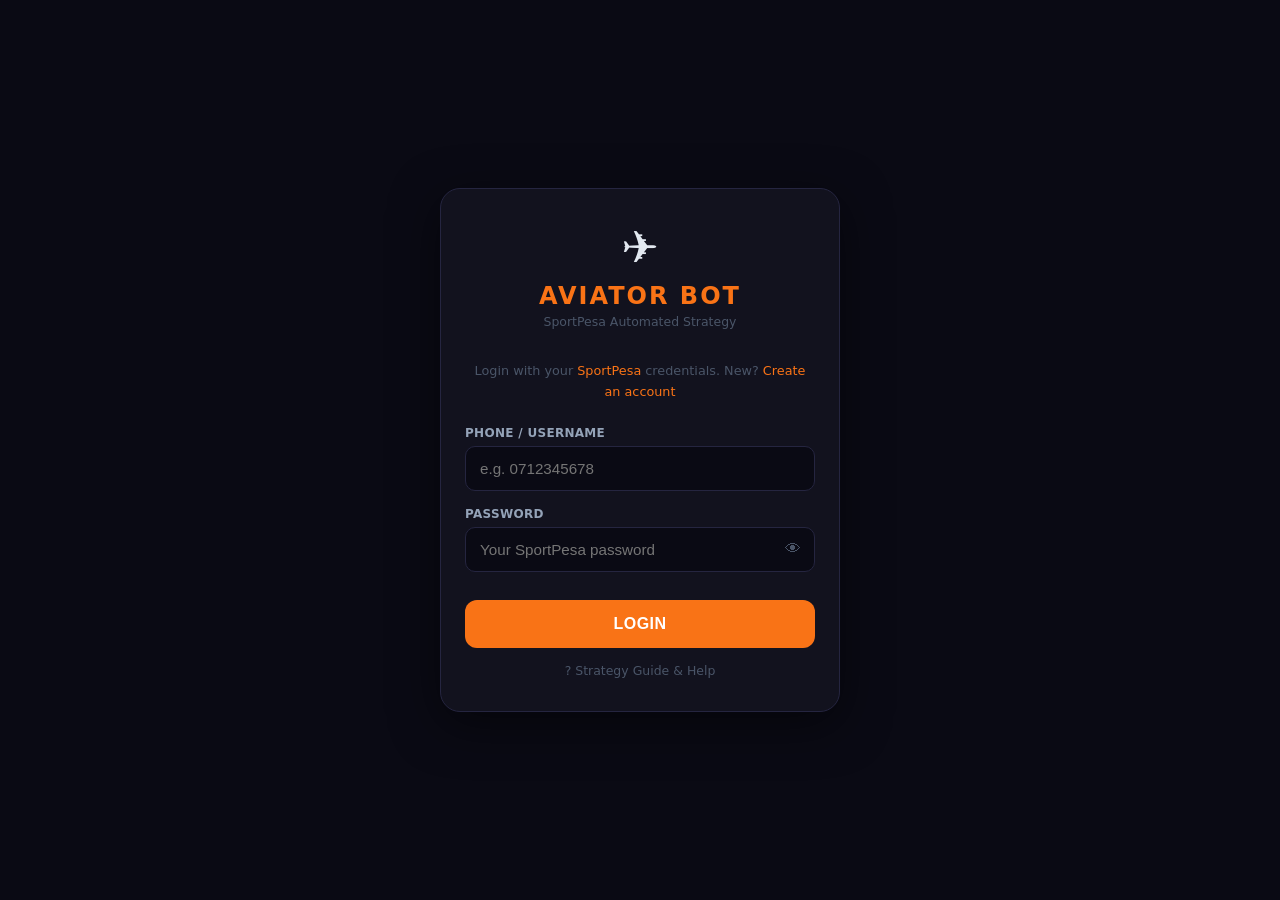
<file: static/index.html>
<!DOCTYPE html>
<html lang="en">
<head>
  <meta charset="UTF-8" />
  <meta name="viewport" content="width=device-width, initial-scale=1.0, viewport-fit=cover" />
  <title>Aviator Bot</title>
  <style>
    *, *::before, *::after { box-sizing: border-box; margin: 0; padding: 0; }

    :root {
      --bg:      #0a0a14;
      --card:    #12121e;
      --card2:   #1a1a2e;
      --border:  #252540;
      --border2: #1e1e38;
      --txt:     #e2e8f0;
      --txt2:    #94a3b8;
      --txt3:    #4a5568;
      --orange:  #f97316;
      --green:   #22c55e;
      --red:     #ef4444;
      --blue:    #38bdf8;
      --hdr:     52px;
      --bar:     60px;
    }

    html, body { height: 100%; background: var(--bg); color: var(--txt); font-family: 'Segoe UI', system-ui, sans-serif; }

    /* ── LOGIN ─────────────────────────────────────────────────────────────── */
    #view-login {
      min-height: 100vh;
      display: flex; align-items: center; justify-content: center;
      padding: 20px;
    }
    .login-card {
      background: var(--card);
      border: 1px solid var(--border);
      border-radius: 20px;
      padding: 32px 24px;
      width: 100%; max-width: 400px;
      box-shadow: 0 12px 48px rgba(0,0,0,.5);
    }
    .login-logo {
      text-align: center;
      margin-bottom: 32px;
    }
    .login-logo .plane { font-size: 2.8rem; margin-bottom: 8px; }
    .login-logo h1 { font-size: 1.5rem; font-weight: 800; color: var(--orange); letter-spacing: 2px; }
    .login-logo p  { font-size: 0.78rem; color: var(--txt3); margin-top: 4px; }

    .field { margin-bottom: 16px; }
    .field label { display: block; font-size: 0.75rem; color: var(--txt2); margin-bottom: 6px; font-weight: 600; letter-spacing: .3px; text-transform: uppercase; }
    .field input, .field select {
      width: 100%; background: var(--bg);
      border: 1px solid var(--border); border-radius: 10px;
      padding: 13px 14px; color: var(--txt); font-size: 0.95rem; outline: none;
      transition: border-color .2s;
    }
    .field input:focus, .field select:focus { border-color: var(--orange); }
    .pass-wrap { position: relative; }
    .pass-wrap input { padding-right: 46px; }
    .pass-toggle {
      position: absolute; right: 0; top: 0; bottom: 0; width: 44px;
      background: none; border: none; cursor: pointer; color: var(--txt3);
      display: flex; align-items: center; justify-content: center; font-size: 1rem;
    }
    .pass-toggle:hover { color: var(--txt2); }

    .btn-primary {
      width: 100%; padding: 15px; border: none; border-radius: 12px;
      font-size: 1rem; font-weight: 700; cursor: pointer;
      background: var(--orange); color: #fff;
      transition: opacity .2s, transform .1s; letter-spacing: .5px;
    }
    .btn-primary:active { transform: scale(0.98); }
    .btn-primary:disabled { opacity: .4; cursor: not-allowed; }
    .btn-primary.danger { background: var(--red); }
    .btn-primary.muted  { background: #2d3748; color: var(--txt2); }

    .error-box {
      background: #1e0808; border: 1px solid #5c1a1a;
      border-radius: 10px; padding: 11px 14px;
      color: #fca5a5; font-size: 0.82rem; margin-top: 12px; line-height: 1.5;
    }
    .error-box a { color: #f87171; }
    .ok-box {
      background: #052e16; border: 1px solid #166534;
      border-radius: 10px; padding: 11px 14px;
      color: #86efac; font-size: 0.82rem; margin-top: 12px;
    }

    .login-footer { text-align: center; margin-top: 16px; }
    .login-footer a { font-size: 0.78rem; color: var(--txt3); text-decoration: none; }
    .login-footer a:hover { color: var(--orange); }
    .login-hint { font-size: 0.8rem; color: var(--txt3); text-align: center; margin-bottom: 24px; line-height: 1.6; }
    .login-hint a { color: var(--orange); text-decoration: none; }

    /* ── APP SHELL ─────────────────────────────────────────────────────────── */
    #view-app { display: none; height: 100vh; flex-direction: column; overflow: hidden; }

    /* ── HEADER ── */
    .app-hdr {
      height: var(--hdr); flex-shrink: 0;
      display: flex; align-items: center; justify-content: space-between;
      padding: 0 16px;
      background: var(--card); border-bottom: 1px solid var(--border);
      position: sticky; top: 0; z-index: 100;
    }
    .hdr-logo { font-size: 1rem; font-weight: 800; color: var(--orange); letter-spacing: 1.5px; }
    .hdr-user { font-size: 0.75rem; color: var(--txt3); }

    /* ── TAB CONTENT ── */
    .tab-content { flex: 1; overflow-y: auto; padding-bottom: calc(var(--bar) + 12px); }
    .tab-pane    { display: none; }
    .tab-pane.active { display: block; }

    /* ── TAB BAR ── */
    .tab-bar {
      height: var(--bar); flex-shrink: 0;
      display: flex;
      background: var(--card); border-top: 1px solid var(--border);
      position: sticky; bottom: 0;
    }
    .tab-btn {
      flex: 1; display: flex; flex-direction: column; align-items: center; justify-content: center;
      gap: 3px; border: none; background: none; cursor: pointer;
      color: var(--txt3); font-size: 0.6rem; font-weight: 600; letter-spacing: .4px;
      transition: color .15s;
    }
    .tab-btn .tab-icon { font-size: 1.1rem; }
    .tab-btn.active { color: var(--orange); }

    /* ── DASHBOARD ─────────────────────────────────────────────────────────── */
    .dash-pad { padding: 16px; }

    /* Status + balance row */
    .status-bar {
      display: flex; align-items: center; justify-content: space-between;
      margin-bottom: 14px;
    }
    .badge {
      display: inline-flex; align-items: center; gap: 7px;
      padding: 5px 12px; border-radius: 20px; font-size: 0.72rem;
      font-weight: 700; letter-spacing: .5px; text-transform: uppercase;
    }
    .dot { width: 7px; height: 7px; border-radius: 50%; }
    @keyframes pulse { 0%,100%{opacity:1} 50%{opacity:.25} }
    .badge-starting { background:#1e2a12; color:#fbbf24; }
    .badge-starting .dot { background:#fbbf24; animation:pulse 1s infinite; }
    .badge-running  { background:#0d2010; color:var(--green); }
    .badge-running  .dot { background:var(--green); animation:pulse 1s infinite; }
    .badge-stopped  { background:#1e1e2e; color:var(--txt3); }
    .badge-stopped  .dot { background:var(--txt3); }
    .badge-error    { background:#1e0808; color:var(--red); }
    .badge-error    .dot { background:var(--red); }

    .balance-chip {
      display: flex; align-items: center; gap: 6px;
      background: #0d1a26; border: 1px solid #1e3a5f;
      border-radius: 20px; padding: 5px 12px;
    }
    .balance-chip .lbl { font-size: 0.62rem; color: #4a7aa8; text-transform: uppercase; font-weight: 700; }
    .balance-chip .val { font-size: 0.82rem; font-weight: 700; color: var(--blue); }

    .info-grid {
      display: grid; grid-template-columns: repeat(3, 1fr);
      gap: 8px; margin-bottom: 14px;
    }
    .info-card {
      background: var(--card); border: 1px solid var(--border);
      border-radius: 12px; padding: 12px;
      min-height: 82px;
    }
    .info-card .i-lbl {
      font-size: 0.62rem; color: var(--txt3); text-transform: uppercase; letter-spacing: .5px;
      margin-bottom: 6px; font-weight: 700;
    }
    .info-card .i-val {
      font-size: 0.86rem; color: var(--txt); font-weight: 700; line-height: 1.35;
      word-break: break-word;
    }
    .info-card .i-sub {
      font-size: 0.68rem; color: var(--txt3); margin-top: 6px; line-height: 1.35;
    }

    @media (max-width: 720px) {
      .info-grid,
      .stats-grid,
      .panels-row { grid-template-columns: 1fr; }
    }

    /* PnL hero */
    .pnl-hero {
      text-align: center; padding: 20px 0 8px;
    }
    .pnl-value { font-size: 3rem; font-weight: 800; letter-spacing: -1px; }
    .pnl-pos  { color: var(--green); }
    .pnl-neg  { color: var(--red); }
    .pnl-zero { color: var(--txt3); }
    .pnl-sub { font-size: 0.72rem; color: var(--txt3); margin-top: 4px; text-transform: uppercase; letter-spacing: .6px; }

    /* Stats grid */
    .stats-grid {
      display: grid; grid-template-columns: repeat(3, 1fr);
      gap: 8px; margin: 14px 0;
    }
    .stat {
      background: var(--card); border: 1px solid var(--border);
      border-radius: 12px; padding: 12px 10px; text-align: center;
    }
    .stat .s-lbl { font-size: 0.62rem; color: var(--txt3); text-transform: uppercase; letter-spacing: .4px; margin-bottom: 5px; }
    .stat .s-val { font-size: 1.05rem; font-weight: 700; color: var(--txt); }

    /* Panel row */
    .panels-row { display: grid; grid-template-columns: 1fr 1fr; gap: 8px; margin-bottom: 14px; }
    .panel-card {
      background: var(--card); border: 1px solid var(--border);
      border-radius: 12px; padding: 12px;
    }
    .panel-card .p-hdr { display: flex; align-items: center; justify-content: space-between; margin-bottom: 8px; }
    .panel-card .p-name { font-size: 0.65rem; font-weight: 700; text-transform: uppercase; letter-spacing: .5px; color: var(--txt3); }
    .panel-card .p-cashout { font-size: 0.65rem; color: var(--orange); font-weight: 700; }
    .panel-card .p-deficit-lbl { font-size: 0.6rem; color: var(--txt3); margin-bottom: 2px; }
    .panel-card .p-deficit-val { font-size: 1rem; font-weight: 700; }
    .panel-card .p-deficit-val.red  { color: var(--red); }
    .panel-card .p-deficit-val.zero { color: var(--txt3); }
    .panel-card .p-next-lbl { font-size: 0.6rem; color: var(--txt3); margin-top: 6px; margin-bottom: 1px; }
    .panel-card .p-next-val { font-size: 0.82rem; font-weight: 600; color: var(--txt2); }

    /* Event box */
    .event-section { margin-bottom: 16px; }
    .section-lbl { font-size: 0.62rem; color: var(--txt3); text-transform: uppercase; letter-spacing: .6px; margin-bottom: 6px; font-weight: 700; }
    .event-box {
      background: var(--card); border: 1px solid var(--border);
      border-radius: 12px; padding: 12px 14px;
      font-size: 0.82rem; color: var(--txt2); line-height: 1.5;
      min-height: 44px; word-break: break-word;
    }

    /* Controls */
    .controls-section { margin-bottom: 16px; }
    .strat-picker-row {
      display: flex; align-items: center; gap: 10px;
      background: var(--card); border: 1px solid var(--border);
      border-radius: 12px; padding: 12px 14px; margin-bottom: 12px;
      cursor: pointer; transition: border-color .15s;
    }
    .strat-picker-row:hover { border-color: var(--orange); }
    .strat-picker-icon { font-size: 1.1rem; }
    .strat-picker-name { flex: 1; font-size: 0.88rem; color: var(--txt); font-weight: 600; }
    .strat-picker-hint { font-size: 0.7rem; color: var(--orange); white-space: nowrap; }

    .toggle-row {
      display: flex; align-items: center; justify-content: space-between;
      padding: 8px 0; border-bottom: 1px solid var(--border2);
    }
    .toggle-row:last-of-type { border-bottom: none; }
    .toggle-lbl { font-size: 0.82rem; color: var(--txt2); }
    .toggle-desc { font-size: 0.7rem; color: var(--txt3); margin-top: 1px; }
    .switch { position: relative; display: inline-block; width: 40px; height: 22px; flex-shrink: 0; }
    .switch input { opacity: 0; width: 0; height: 0; }
    .slider { position: absolute; inset: 0; background: #334155; border-radius: 22px; cursor: pointer; transition: background .2s; }
    .slider::before {
      content: ''; position: absolute;
      width: 16px; height: 16px; left: 3px; bottom: 3px;
      background: #fff; border-radius: 50%; transition: transform .2s;
    }
    .switch input:checked + .slider { background: var(--orange); }
    .switch input:checked + .slider::before { transform: translateX(18px); }

    .toggles-card {
      background: var(--card); border: 1px solid var(--border);
      border-radius: 12px; padding: 4px 14px; margin-bottom: 12px;
    }

    .btn-start { margin-bottom: 8px; }
    .btn-stop  { background: var(--red) !important; }
    .btn-muted { background: #1e2a38; color: var(--txt2); border: 1px solid var(--border); border-radius: 12px; padding: 12px; width: 100%; font-size: 0.85rem; font-weight: 600; cursor: pointer; }
    .btn-muted:hover { background: #253340; }

    .started-note { text-align: center; font-size: 0.7rem; color: var(--txt3); margin-top: 8px; }

    /* ── STRATEGIES TAB ──────────────────────────────────────────────────────── */
    .strats-pad { padding: 16px; }
    .strat-card-grid { display: grid; grid-template-columns: 1fr; gap: 10px; }
    .strat-card {
      background: var(--card); border: 1px solid var(--border);
      border-radius: 14px; padding: 14px 16px;
      cursor: pointer; transition: border-color .15s;
      position: relative;
    }
    .strat-card:hover { border-color: #3a3a60; }
    .strat-card.selected { border-color: var(--orange); }
    .strat-card-top { display: flex; align-items: flex-start; justify-content: space-between; margin-bottom: 8px; }
    .strat-card-name { font-size: 0.92rem; font-weight: 700; color: var(--txt); }
    .strat-badge {
      font-size: 0.58rem; font-weight: 700; padding: 2px 8px;
      border-radius: 20px; letter-spacing: .06em; flex-shrink: 0; margin-left: 8px;
    }
    .badge-free { background: #064e3b; color: #6ee7b7; border: 1px solid #059669; }
    .badge-paid { background: #1e1b4b; color: #a5b4fc; border: 1px solid #4f46e5; }
    .badge-mine { background: #1a2a12; color: #86efac; border: 1px solid #15803d; }
    .strat-card-meta { display: flex; flex-wrap: wrap; gap: 10px; margin-bottom: 8px; }
    .strat-meta-item { font-size: 0.72rem; color: var(--txt3); }
    .strat-meta-item strong { color: var(--txt2); }
    .strat-card-actions { display: flex; gap: 6px; margin-top: 8px; }
    .btn-sm {
      padding: 5px 12px; border: none; border-radius: 7px;
      font-size: 0.72rem; font-weight: 700; cursor: pointer; transition: opacity .15s;
    }
    .btn-sm:hover { opacity: .8; }
    .btn-edit   { background: #1e3a5f; color: #93c5fd; }
    .btn-delete { background: #450a0a; color: #fca5a5; }
    .btn-select { background: #1e3a12; color: #86efac; }
    .strat-add-card {
      background: none; border: 2px dashed var(--border);
      border-radius: 14px; padding: 20px 16px;
      cursor: pointer; width: 100%; color: var(--txt3); font-size: 0.88rem;
      font-weight: 600; transition: border-color .15s, color .15s;
    }
    .strat-add-card:hover { border-color: var(--orange); color: var(--orange); }

    /* ── ADMIN TAB ───────────────────────────────────────────────────────────── */
    .admin-pad { padding: 16px; }
    .user-card {
      background: var(--card); border: 1px solid var(--border);
      border-radius: 12px; padding: 12px 14px; margin-bottom: 10px;
      display: flex; align-items: center; justify-content: space-between;
    }
    .user-name { font-size: 0.88rem; font-weight: 700; color: var(--txt); }
    .user-meta { font-size: 0.68rem; color: var(--txt3); margin-top: 2px; }
    .btn-access {
      padding: 6px 12px; background: #1e293b; border: 1px solid var(--border);
      border-radius: 8px; color: var(--txt2); font-size: 0.75rem; font-weight: 600;
      cursor: pointer; white-space: nowrap;
    }
    .btn-access:hover { background: #1e3a5f; color: #93c5fd; }

    /* ── STRATEGY FORM MODAL ─────────────────────────────────────────────────── */
    .modal-overlay {
      position: fixed; inset: 0; background: rgba(0,0,0,.85);
      display: none; align-items: flex-end; justify-content: center;
      z-index: 500; padding: 0;
    }
    .modal-overlay.open { display: flex; }
    .modal-sheet {
      background: var(--card); border: 1px solid var(--border);
      border-radius: 20px 20px 0 0;
      width: 100%; max-width: 520px; max-height: 92vh;
      display: flex; flex-direction: column; overflow: hidden;
    }
    .modal-handle {
      flex-shrink: 0; display: flex; align-items: center; justify-content: space-between;
      padding: 16px 18px 12px; border-bottom: 1px solid var(--border2);
    }
    .modal-title { font-size: 0.95rem; font-weight: 700; color: var(--txt); }
    .modal-close {
      background: none; border: none; color: var(--txt3); font-size: 1.1rem;
      cursor: pointer; line-height: 1; padding: 2px 6px; border-radius: 6px;
    }
    .modal-close:hover { color: var(--txt); background: var(--border); }
    .modal-body { overflow-y: auto; padding: 16px 18px; flex: 1; }
    .modal-footer { flex-shrink: 0; padding: 12px 18px; border-top: 1px solid var(--border2); display: flex; gap: 8px; }
    .modal-footer .btn-primary { flex: 1; padding: 12px; font-size: 0.9rem; }
    .modal-footer .btn-cancel {
      flex-shrink: 0; padding: 12px 20px; background: var(--border);
      border: none; border-radius: 10px; color: var(--txt2); font-size: 0.9rem;
      font-weight: 600; cursor: pointer;
    }

    /* Form sections inside modal */
    .form-section { margin-bottom: 20px; }
    .form-section-hdr {
      font-size: 0.65rem; font-weight: 800; text-transform: uppercase;
      letter-spacing: .7px; color: var(--orange); margin-bottom: 10px;
      padding-bottom: 6px; border-bottom: 1px solid var(--border2);
    }
    .form-grid { display: grid; grid-template-columns: 1fr 1fr; gap: 10px; }
    .form-grid .full { grid-column: span 2; }
    .form-field label {
      display: block; font-size: 0.68rem; color: var(--txt3);
      margin-bottom: 4px; font-weight: 600; text-transform: uppercase; letter-spacing: .3px;
    }
    .form-field input, .form-field select {
      width: 100%; background: var(--bg); border: 1px solid var(--border);
      border-radius: 8px; padding: 9px 11px; color: var(--txt); font-size: 0.88rem;
      outline: none; transition: border-color .15s;
    }
    .form-field input:focus, .form-field select:focus { border-color: var(--orange); }
    .form-field select option { background: var(--card2); }
    .form-toggle-row {
      display: flex; align-items: center; justify-content: space-between;
      padding: 6px 0;
    }
    .form-toggle-lbl { font-size: 0.8rem; color: var(--txt2); }
    .form-toggle-desc { font-size: 0.67rem; color: var(--txt3); }

    /* ── PICKER MODAL ────────────────────────────────────────────────────────── */
    .picker-overlay {
      position: fixed; inset: 0; background: rgba(0,0,0,.85);
      display: none; align-items: flex-end; justify-content: center;
      z-index: 600; padding: 0;
    }
    .picker-overlay.open { display: flex; }
    .picker-sheet {
      background: var(--card); border: 1px solid var(--border);
      border-radius: 20px 20px 0 0;
      width: 100%; max-width: 520px; max-height: 85vh;
      display: flex; flex-direction: column; overflow: hidden;
    }
    .picker-handle {
      flex-shrink: 0; display: flex; align-items: center; justify-content: space-between;
      padding: 16px 18px 14px; border-bottom: 1px solid var(--border2);
    }
    .picker-title { font-size: 1rem; font-weight: 700; }
    .picker-body { overflow-y: auto; padding: 14px 16px; flex: 1; }
    .picker-footer { flex-shrink: 0; padding: 12px 16px; border-top: 1px solid var(--border2); }
    .picker-strat-card {
      border: 1px solid var(--border); border-radius: 12px; padding: 12px 14px 10px;
      margin-bottom: 10px; cursor: pointer; transition: border-color .15s, background .15s;
    }
    .picker-strat-card:hover        { border-color: #3a3a60; background: rgba(255,255,255,.02); }
    .picker-strat-card.card-sel     { border-color: var(--orange); background: rgba(249,115,22,.06); }
    .picker-strat-card.card-locked  { opacity: .5; cursor: not-allowed; }
    .picker-strat-card.card-locked:hover { border-color: var(--border); background: none; }
    .picker-card-top { display: flex; align-items: center; margin-bottom: 6px; }
    .picker-card-name { flex: 1; font-weight: 700; color: var(--txt); font-size: 0.9rem; }
    .picker-card-meta { font-size: 0.72rem; color: var(--txt3); line-height: 1.7; }

    /* ── ACCESS MODAL ────────────────────────────────────────────────────────── */
    .access-overlay {
      position: fixed; inset: 0; background: rgba(0,0,0,.85);
      display: none; align-items: flex-end; justify-content: center;
      z-index: 700; padding: 0;
    }
    .access-overlay.open { display: flex; }
    .access-sheet {
      background: var(--card); border: 1px solid var(--border);
      border-radius: 20px 20px 0 0;
      width: 100%; max-width: 480px; max-height: 80vh;
      display: flex; flex-direction: column; overflow: hidden;
    }
    .access-row {
      display: flex; align-items: center; gap: 8px; padding: 8px 0;
      border-bottom: 1px solid var(--border2); font-size: 0.82rem;
    }
    .access-row:last-child { border-bottom: none; }
    .access-row-name { flex: 1; color: var(--txt); }
    .access-row-exp  { font-size: 0.68rem; color: var(--txt3); }
    .btn-revoke { padding: 4px 10px; font-size: 0.7rem; background: #450a0a; border: 1px solid #7f1d1d; border-radius: 6px; color: #fca5a5; cursor: pointer; }
    .btn-revoke:hover { background: #7f1d1d; }
    .grant-row { display: flex; gap: 8px; padding-top: 12px; border-top: 1px solid var(--border2); margin-top: 8px; }
    .grant-row select {
      flex: 1; background: var(--bg); border: 1px solid var(--border);
      border-radius: 8px; padding: 8px 10px; color: var(--txt); font-size: 0.8rem; outline: none;
    }
    .grant-row select:focus { border-color: var(--orange); }
    .btn-grant { padding: 8px 14px; background: #1e3a5f; border: 1px solid #1e40af; border-radius: 8px; color: #93c5fd; font-size: 0.8rem; font-weight: 700; cursor: pointer; white-space: nowrap; }
    .btn-grant:hover { background: #1d4ed8; color: #fff; }

    /* ── PAY MODAL ───────────────────────────────────────────────────────────── */
    .pay-overlay {
      position: fixed; inset: 0; background: rgba(0,0,0,.85);
      display: none; align-items: center; justify-content: center;
      z-index: 800; padding: 20px;
    }
    .pay-overlay.open { display: flex; }
    .pay-sheet {
      background: var(--card); border: 1px solid var(--border);
      border-radius: 18px; width: 100%; max-width: 400px; overflow: hidden;
    }
    .pay-pill {
      display: inline-block; padding: 4px 12px; border-radius: 999px;
      background: #052e2b; border: 1px solid #0f766e; color: #99f6e4;
      font-size: 0.75rem; font-weight: 700; margin-bottom: 10px;
    }
    .pay-status { margin-top: 10px; font-size: 0.8rem; color: var(--txt2); line-height: 1.5; min-height: 22px; }

    /* ── UTILITIES ───────────────────────────────────────────────────────────── */
    .divider { border: none; border-top: 1px solid var(--border); margin: 16px 0; }
    .txt-center { text-align: center; }
    .txt-muted  { color: var(--txt3); font-size: 0.8rem; }
    .mt8  { margin-top: 8px; }
    .mt12 { margin-top: 12px; }
  </style>
</head>
<body>

<!-- ══════════════════════════════════════════════════════════════ LOGIN ═══ -->
<div id="view-login">
  <div class="login-card">
    <div class="login-logo">
      <div class="plane">✈</div>
      <h1>AVIATOR BOT</h1>
      <p>SportPesa Automated Strategy</p>
    </div>
    <p class="login-hint">
      Login with your <a href="https://www.ke.sportpesa.com" target="_blank">SportPesa</a> credentials.
      New?&nbsp;<a href="https://www.ke.sportpesa.com/join" target="_blank">Create an account</a>
    </p>
    <div class="field">
      <label>Phone / Username</label>
      <input id="inp-user" type="text" placeholder="e.g. 0712345678" autocomplete="username" />
    </div>
    <div class="field">
      <label>Password</label>
      <div class="pass-wrap">
        <input id="inp-pass" type="password" placeholder="Your SportPesa password" autocomplete="current-password" />
        <button type="button" class="pass-toggle" onclick="togglePass()"><span id="pass-eye">👁</span></button>
      </div>
    </div>
    <div id="login-error" class="error-box" style="display:none"></div>
    <button class="btn-primary mt12" id="btn-login" onclick="handleLogin()">LOGIN</button>
    <div class="login-footer mt12">
      <a href="/static/help.html" target="_blank">? Strategy Guide &amp; Help</a>
    </div>
  </div>
</div>

<!-- ══════════════════════════════════════════════════════════════ APP ══════ -->
<div id="view-app">

  <!-- Header -->
  <div class="app-hdr">
    <span class="hdr-logo">✈ AVIATOR</span>
    <span class="hdr-user" id="hdr-user"></span>
  </div>

  <!-- Tab content -->
  <div class="tab-content">

    <!-- ── DASHBOARD ───────────────────────────────────────────── -->
    <div id="tab-home" class="tab-pane active">
      <div class="dash-pad">

        <!-- Status + Balance -->
        <div class="status-bar">
          <div id="dash-badge" class="badge badge-stopped">
            <span class="dot"></span><span id="dash-state">Idle</span>
          </div>
          <div class="balance-chip">
            <span class="lbl">Balance</span>
            <span id="dash-balance" class="val">—</span>
          </div>
        </div>

        <div class="info-grid">
          <div class="info-card">
            <div class="i-lbl">Strategy</div>
            <div id="dash-strategy" class="i-val">—</div>
            <div class="i-sub">Selected session strategy</div>
          </div>
          <div class="info-card">
            <div class="i-lbl">Browser Mode</div>
            <div id="dash-browser-mode" class="i-val">Headless</div>
            <div id="dash-browser-runtime" class="i-sub">Server-safe mode</div>
          </div>
          <div class="info-card">
            <div class="i-lbl">Browser Phase</div>
            <div id="dash-browser-phase" class="i-val">Idle</div>
            <div id="dash-browser-note" class="i-sub">Waiting to start</div>
          </div>
        </div>

        <!-- PnL -->
        <div class="pnl-hero">
          <div id="dash-pnl" class="pnl-value pnl-zero">0.00 KES</div>
          <div class="pnl-sub">Session P&amp;L</div>
        </div>

        <!-- Stats row -->
        <div class="stats-grid">
          <div class="stat">
            <div class="s-lbl">Rounds</div>
            <div id="dash-rounds" class="s-val">0</div>
          </div>
          <div class="stat">
            <div class="s-lbl">Win / Loss</div>
            <div id="dash-wl" class="s-val">0 / 0</div>
          </div>
          <div class="stat">
            <div class="s-lbl">Win Rate</div>
            <div id="dash-winrate" class="s-val">—</div>
          </div>
        </div>

        <!-- Panel cards -->
        <div class="panels-row">
          <div class="panel-card">
            <div class="p-hdr">
              <span class="p-name">Panel 1</span>
              <span id="dash-p1-cashout" class="p-cashout">6×</span>
            </div>
            <div class="p-deficit-lbl">Deficit</div>
            <div id="dash-p1-deficit" class="p-deficit-val zero">0.00 KES</div>
            <div class="p-next-lbl">Next Bet</div>
            <div id="dash-p1-nextbet" class="p-next-val">1.00 KES</div>
          </div>
          <div class="panel-card">
            <div class="p-hdr">
              <span class="p-name">Panel 2</span>
              <span id="dash-p2-cashout" class="p-cashout">3×</span>
            </div>
            <div class="p-deficit-lbl">Deficit</div>
            <div id="dash-p2-deficit" class="p-deficit-val zero">0.00 KES</div>
            <div class="p-next-lbl">Next Bet</div>
            <div id="dash-p2-nextbet" class="p-next-val">1.00 KES</div>
          </div>
        </div>

        <!-- Last event -->
        <div class="event-section">
          <div class="section-lbl">Last Event</div>
          <div id="dash-event" class="event-box">Waiting for first round…</div>
        </div>

        <div id="dash-error" class="error-box" style="display:none"></div>

        <hr class="divider" />

        <!-- Controls -->
        <div class="controls-section">
          <div class="section-lbl">Strategy</div>
          <div class="strat-picker-row" onclick="openStrategyPicker()">
            <span class="strat-picker-icon">⚡</span>
            <span id="chosen-strat-name" class="strat-picker-name">Loading strategies…</span>
            <span class="strat-picker-hint">CHANGE ▼</span>
          </div>

          <div class="section-lbl">Options</div>
          <div class="toggles-card">
            <div class="toggle-row">
              <div>
                <div class="toggle-lbl">Run headless</div>
                <div class="toggle-desc">Required on this server. Visible browser is disabled.</div>
              </div>
              <label class="switch"><input type="checkbox" id="chk-headless" checked disabled /><span class="slider"></span></label>
            </div>
            <div class="toggle-row">
              <div>
                <div class="toggle-lbl">Demo mode</div>
                <div class="toggle-desc">Practice with virtual money</div>
              </div>
              <label class="switch"><input type="checkbox" id="chk-demo" checked /><span class="slider"></span></label>
            </div>
            <div class="toggle-row">
              <div>
                <div class="toggle-lbl">Stay logged in</div>
                <div class="toggle-desc">Keep browser open when bot stops</div>
              </div>
              <label class="switch"><input type="checkbox" id="chk-stay" /><span class="slider"></span></label>
            </div>
          </div>

          <button id="btn-start-bot" class="btn-primary btn-start" onclick="openStrategyPicker()">START BOT</button>
          <button id="btn-stop-bot" class="btn-primary btn-stop mt8" onclick="stopBot()" disabled style="display:none">STOP BOT</button>
          <div class="mt8">
            <button class="btn-muted" onclick="changeAccount()">↩ Change Account</button>
          </div>
          <div id="dash-started" class="started-note"></div>
        </div>

      </div>
    </div>

    <!-- ── STRATEGIES ─────────────────────────────────────────── -->
    <div id="tab-strats" class="tab-pane">
      <div class="strats-pad">
        <div id="strat-card-grid" class="strat-card-grid">
          <div class="txt-muted txt-center" style="padding:40px 0">Loading strategies…</div>
        </div>
      </div>
    </div>

    <!-- ── ADMIN ──────────────────────────────────────────────── -->
    <div id="tab-admin" class="tab-pane">
      <div class="admin-pad">
        <div style="display:flex;align-items:center;justify-content:space-between;margin-bottom:14px">
          <span style="font-size:0.9rem;font-weight:700">Users &amp; Access</span>
          <button class="btn-sm btn-edit" onclick="loadAdminUsers()">↻ Refresh</button>
        </div>
        <div id="admin-users-list">
          <div class="txt-muted txt-center" style="padding:40px 0">Loading users…</div>
        </div>
      </div>
    </div>

  </div><!-- /tab-content -->

  <!-- Tab bar -->
  <nav class="tab-bar">
    <button class="tab-btn active" id="tabbtn-home" onclick="switchTab('home')">
      <span class="tab-icon">⌂</span><span>Dashboard</span>
    </button>
    <button class="tab-btn" id="tabbtn-strats" onclick="switchTab('strats')">
      <span class="tab-icon">⚡</span><span>Strategies</span>
    </button>
    <button class="tab-btn" id="tabbtn-admin" onclick="switchTab('admin')">
      <span class="tab-icon">👥</span><span>Admin</span>
    </button>
  </nav>

</div><!-- /view-app -->


<!-- ══════════════════════ STRATEGY FORM MODAL ═══════════════════════════════ -->
<div id="strat-form-overlay" class="modal-overlay" onclick="if(event.target===this)hideStrategyForm()">
<div class="modal-sheet">
  <div class="modal-handle">
    <span id="strat-form-title" class="modal-title">New Strategy</span>
    <button class="modal-close" onclick="hideStrategyForm()">✕</button>
  </div>
  <div class="modal-body">
    <input type="hidden" id="strat-edit-id" />

    <!-- Basic -->
    <div class="form-section">
      <div class="form-section-hdr">Basic</div>
      <div class="form-grid">
        <div class="form-field full">
          <label>Strategy Name</label>
          <input id="sf-name" type="text" placeholder="e.g. Aggressive" />
        </div>
        <div class="form-field">
          <label>P1 Cashout (×)</label>
          <input id="sf-panel1" type="number" step="0.1" min="1.2" placeholder="6.0" />
        </div>
        <div class="form-field">
          <label>P2 Cashout (×)</label>
          <input id="sf-panel2" type="number" step="0.1" min="1.2" placeholder="3.0" />
        </div>
        <div class="form-field">
          <label>P1 Base Bet (KES)</label>
          <input id="sf-bet" type="number" step="0.5" min="1" placeholder="1" />
        </div>
        <div class="form-field">
          <label>P2 Base Bet (KES)</label>
          <input id="sf-p2-bet" type="number" step="0.5" min="1" placeholder="1" />
        </div>
        <div class="form-field">
          <label>Stop on Profit (KES)</label>
          <input id="sf-profit" type="number" step="10" placeholder="500" />
        </div>
        <div class="form-field">
          <label>Stop on Loss (KES)</label>
          <input id="sf-loss" type="number" step="10" placeholder="-200" />
        </div>
      </div>
    </div>

    <!-- P1 Trigger -->
    <div class="form-section">
      <div class="form-section-hdr">Panel 1 — Trigger</div>
      <div class="form-grid">
        <div class="form-field">
          <label>High Crash Trigger (×)</label>
          <input id="sf-p1-trigger" type="number" step="0.5" min="2" placeholder="9.0" />
        </div>
        <div class="form-field">
          <label>Max Bet Rounds</label>
          <input id="sf-p1-maxrounds" type="number" step="1" min="1" placeholder="4" />
        </div>
        <div class="form-field">
          <label>Low Streak Max (×)</label>
          <input id="sf-p1-lowstreak" type="number" step="0.5" min="1" placeholder="3.0" />
        </div>
        <div class="form-field">
          <label>Low Streak Window (rounds)</label>
          <input id="sf-p1-lowrounds" type="number" step="1" min="2" placeholder="8" />
        </div>
      </div>
    </div>

    <!-- P2 Trigger -->
    <div class="form-section">
      <div class="form-section-hdr">Panel 2 — Trigger</div>
      <div class="form-grid">
        <div class="form-field">
          <label>High Crash Trigger (×)</label>
          <input id="sf-p2-trigger" type="number" step="0.5" min="2" placeholder="9.0" />
        </div>
        <div class="form-field">
          <label>Max Bet Rounds</label>
          <input id="sf-p2-maxrounds" type="number" step="1" min="1" placeholder="4" />
        </div>
        <div class="form-field">
          <label>Low Streak Max (×)</label>
          <input id="sf-p2-lowstreak" type="number" step="0.5" min="1" placeholder="3.0" />
        </div>
        <div class="form-field">
          <label>Low Streak Window (rounds)</label>
          <input id="sf-p2-lowrounds" type="number" step="1" min="2" placeholder="8" />
        </div>
      </div>
    </div>

    <!-- P1 Recovery -->
    <div class="form-section">
      <div class="form-section-hdr">Panel 1 — Recovery</div>
      <div class="form-grid">
        <div class="form-field full">
          <div class="form-toggle-row">
            <div>
              <div class="form-toggle-lbl">P1 Martingale / Recovery</div>
              <div class="form-toggle-desc">Scale P1 bet up to cover losses</div>
            </div>
            <label class="switch"><input type="checkbox" id="sf-rec-enabled" onchange="_updRecovery()" checked /><span class="slider"></span></label>
          </div>
        </div>
        <div id="sf-recovery-fields" class="form-field full" style="display:none">
          <div class="form-grid" style="gap:10px">
            <div class="form-field">
              <label>Profit Target (KES)</label>
              <input id="sf-recovery" type="number" step="0.5" min="0" placeholder="5" />
            </div>
            <div class="form-field">
              <label>Scope</label>
              <select id="sf-rec-scope" onchange="_updRecScope()">
                <option value="smart">Smart — P1 covers both, P2 assists</option>
                <option value="individual">Individual — P1 covers own only</option>
                <option value="combined">Combined — P1 covers P1+P2 together</option>
                <option value="percentage">Percentage — recover X% per win</option>
              </select>
            </div>
            <div id="sf-rec-pct-wrap" class="form-field" style="display:none">
              <label>Recovery % per P1 win</label>
              <input id="sf-rec-pct" type="number" step="1" min="1" max="100" placeholder="100" />
            </div>
          </div>
        </div>
        <div class="form-field full">
          <div class="form-toggle-row">
            <div>
              <div class="form-toggle-lbl">P1 Assists P2</div>
              <div class="form-toggle-desc">When P1 has no deficit, let it chip away at P2's deficit</div>
            </div>
            <label class="switch"><input type="checkbox" id="sf-p1-assist" onchange="_updP1Assist()" checked /><span class="slider"></span></label>
          </div>
        </div>
        <div id="sf-p1-assist-pct-wrap" class="form-field">
          <label>Assist % of P2 deficit per win</label>
          <input id="sf-p1-assist-pct" type="number" step="5" min="10" max="100" placeholder="50" />
        </div>
      </div>
    </div>

    <!-- P2 Recovery -->
    <div class="form-section">
      <div class="form-section-hdr">Panel 2 — Recovery &amp; Assist</div>
      <div class="form-grid">
        <div class="form-field full">
          <div class="form-toggle-row">
            <div>
              <div class="form-toggle-lbl">P2 Martingale / Recovery</div>
              <div class="form-toggle-desc">Scale P2 bet up to cover P2 losses</div>
            </div>
            <label class="switch"><input type="checkbox" id="sf-p2-rec-enabled" onchange="_updP2Recovery()" /><span class="slider"></span></label>
          </div>
        </div>
        <div id="sf-p2-recovery-fields" style="display:none;grid-column:span 2">
          <div class="form-grid" style="gap:10px">
            <div class="form-field">
              <label>P2 Profit Target (KES)</label>
              <input id="sf-p2-recovery" type="number" step="0.5" min="0" placeholder="5" />
            </div>
            <div class="form-field">
              <label>P2 Scope</label>
              <select id="sf-p2-rec-scope" onchange="_updP2RecScope()">
                <option value="smart">Smart — P2 covers own only</option>
                <option value="individual">Individual</option>
                <option value="combined">Combined — P2 covers P1+P2</option>
                <option value="percentage">Percentage</option>
              </select>
            </div>
            <div id="sf-p2-rec-pct-wrap" class="form-field" style="display:none">
              <label>P2 Recovery % per win</label>
              <input id="sf-p2-rec-pct" type="number" step="1" min="1" max="100" placeholder="100" />
            </div>
          </div>
        </div>
        <div class="form-field full">
          <div class="form-toggle-row">
            <div>
              <div class="form-toggle-lbl">P2 Assists P1</div>
              <div class="form-toggle-desc">When P1 has a deficit, let P2 chip away at it even if P2 also has one</div>
            </div>
            <label class="switch"><input type="checkbox" id="sf-p2-assist" onchange="_updP2Assist()" checked /><span class="slider"></span></label>
          </div>
        </div>
        <div id="sf-p2-assist-pct-wrap" class="form-field">
          <label>Assist % of P1 deficit per win</label>
          <input id="sf-p2-assist-pct" type="number" step="5" min="10" max="100" placeholder="50" />
        </div>
      </div>
    </div>

    <!-- Safety -->
    <div class="form-section">
      <div class="form-section-hdr">Safety</div>
      <div class="form-grid">
        <div class="form-field">
          <label>Burst Cooldown (rounds)</label>
          <input id="sf-cooldown" type="number" step="1" min="0" placeholder="0" />
        </div>
        <div class="form-field">
          <label>Stop after N losses (0=off)</label>
          <input id="sf-consloss" type="number" step="1" min="0" placeholder="0" />
        </div>
      </div>
    </div>

    <!-- Admin -->
    <div class="form-section">
      <div class="form-section-hdr">Admin / Pricing</div>
      <div class="form-grid">
        <div class="form-field full">
          <div class="form-toggle-row">
            <div>
              <div class="form-toggle-lbl">Paid Strategy</div>
              <div class="form-toggle-desc">Users must pay M-Pesa to unlock</div>
            </div>
            <label class="switch"><input type="checkbox" id="sf-is-paid" onchange="_updPaid()" /><span class="slider"></span></label>
          </div>
        </div>
        <div id="sf-paid-fields" style="display:none;grid-column:span 2">
          <div class="form-grid" style="gap:10px">
            <div class="form-field">
              <label>Price (KES)</label>
              <input id="sf-price" type="number" step="1" min="0" placeholder="250" />
            </div>
            <div class="form-field">
              <label>Duration</label>
              <select id="sf-duration">
                <option value="7">7 days</option>
                <option value="14">14 days</option>
                <option value="30" selected>30 days</option>
                <option value="60">60 days</option>
                <option value="90">90 days</option>
                <option value="180">6 months</option>
                <option value="365">1 year</option>
                <option value="0">Lifetime</option>
              </select>
            </div>
          </div>
        </div>
      </div>
    </div>

    <div id="strat-form-error" class="error-box" style="display:none;margin-bottom:4px"></div>
  </div><!-- /modal-body -->
  <div class="modal-footer">
    <button class="btn-primary" onclick="saveStrategy()">SAVE STRATEGY</button>
    <button class="modal-cancel" onclick="hideStrategyForm()" style="padding:12px 20px;background:var(--border);border:none;border-radius:10px;color:var(--txt2);font-size:0.9rem;font-weight:600;cursor:pointer">Cancel</button>
  </div>
</div>
</div>

<!-- ════════════════════════ STRATEGY PICKER MODAL ═══════════════════════════ -->
<div id="picker-overlay" class="picker-overlay" onclick="if(event.target===this)closeStrategyPicker()">
<div class="picker-sheet">
  <div class="picker-handle">
    <span class="picker-title">Choose Strategy</span>
    <button class="modal-close" onclick="closeStrategyPicker()">✕</button>
  </div>
  <div id="picker-cards" class="picker-body"></div>
  <div class="picker-footer">
    <button id="picker-start-btn" class="btn-primary" onclick="confirmStrategyAndStart()" disabled>START BOT</button>
  </div>
</div>
</div>

<!-- ════════════════════════ ACCESS MODAL ════════════════════════════════════ -->
<div id="access-overlay" class="access-overlay" onclick="if(event.target===this)closeAccessModal()">
<div class="access-sheet">
  <div class="modal-handle">
    <span id="access-modal-title" class="modal-title">Manage Access</span>
    <button class="modal-close" onclick="closeAccessModal()">✕</button>
  </div>
  <div class="modal-body">
    <div id="access-current-list"><p class="txt-muted">Loading…</p></div>
    <div class="grant-row">
      <select id="grant-strategy-select"><option value="">Select strategy…</option></select>
      <select id="grant-duration-select">
        <option value="7">7 days</option><option value="14">14 days</option>
        <option value="30" selected>30 days</option><option value="60">60 days</option>
        <option value="90">90 days</option><option value="180">6 months</option>
        <option value="365">1 year</option><option value="0">Lifetime</option>
      </select>
      <button class="btn-grant" onclick="grantAccess()">Grant</button>
    </div>
    <p id="access-modal-error" style="color:#f87171;font-size:0.75rem;margin-top:6px;display:none"></p>
  </div>
</div>
</div>

<!-- ════════════════════════ PAY MODAL ═══════════════════════════════════════ -->
<div id="pay-overlay" class="pay-overlay" onclick="if(event.target===this)closePaymentModal()">
<div class="pay-sheet">
  <div class="modal-handle">
    <span class="modal-title">Unlock with M-Pesa</span>
    <button class="modal-close" onclick="closePaymentModal()">✕</button>
  </div>
  <div class="modal-body">
    <div class="pay-pill" id="pay-strategy-pill">Paid strategy</div>
    <div id="pay-modal-copy" class="txt-muted mt8">Enter the M-Pesa number for the STK push prompt.</div>
    <div class="field mt12">
      <label>Phone Number</label>
      <input id="pay-phone" type="text" placeholder="07XXXXXXXX or 2547XXXXXXXX" />
    </div>
    <button class="btn-primary mt12" id="pay-start-btn" onclick="initiateMpesaPayment()">PAY WITH M-PESA</button>
    <div id="pay-status" class="pay-status"></div>
  </div>
</div>
</div>

<!-- ════════════════════════════════════ SCRIPT ══════════════════════════════ -->
<script>
  /* ── State ── */
  const SESSION_KEY = 'aviator_session_id';
  let sessionId   = localStorage.getItem(SESSION_KEY);
  let pollTimer   = null;
  let polling     = false;
  let savedUser   = '';
  let savedPass   = '';
  let strategies  = [];
  let selectedStrategyId    = null;
  let unlockedStrategyIds   = [];
  let accessMap             = {};
  let mpesaCheckoutId       = null;
  let mpesaPollTimer        = null;
  let pendingPaymentStrategyId = null;
  let _adminOpenUser        = null;
  let _activeTab            = 'home';

  /* ── Helpers ── */
  function _esc(s) { return String(s).replace(/&/g,'&amp;').replace(/</g,'&lt;').replace(/>/g,'&gt;').replace(/"/g,'&quot;'); }
  function _titleCasePhase(v) {
    return String(v || 'idle').replace(/_/g, ' ').replace(/\b\w/g, c => c.toUpperCase());
  }
  function _lockHeadlessUi() {
    const chk = document.getElementById('chk-headless');
    if (!chk) return;
    chk.checked = true;
    chk.disabled = true;
  }

  /* ── Routing ── */
  function showLoginView() {
    document.getElementById('view-login').style.display = 'flex';
    document.getElementById('view-app').style.display   = 'none';
  }
  function showAppView() {
    document.getElementById('view-login').style.display = 'none';
    document.getElementById('view-app').style.display   = 'flex';
    loadStrategies();
    if (_activeTab === 'admin') loadAdminUsers();
  }

  /* ── Tab navigation ── */
  function switchTab(tab) {
    _activeTab = tab;
    document.querySelectorAll('.tab-pane').forEach(p => p.classList.remove('active'));
    document.querySelectorAll('.tab-btn').forEach(b => b.classList.remove('active'));
    document.getElementById('tab-' + tab).classList.add('active');
    document.getElementById('tabbtn-' + tab).classList.add('active');
    if (tab === 'strats') renderStrategyCards();
    if (tab === 'admin') loadAdminUsers();
  }

  /* ── Login ── */
  function togglePass() {
    const inp = document.getElementById('inp-pass');
    const eye = document.getElementById('pass-eye');
    inp.type = inp.type === 'password' ? 'text' : 'password';
    eye.textContent = inp.type === 'password' ? '👁' : '🙈';
  }

  async function handleLogin() {
    const btn  = document.getElementById('btn-login');
    const errEl = document.getElementById('login-error');
    const user  = document.getElementById('inp-user').value.trim();
    const pass  = document.getElementById('inp-pass').value;
    if (!user || !pass) { errEl.innerHTML = 'Enter your phone and password.'; errEl.style.display = ''; return; }
    errEl.style.display = 'none';
    btn.disabled = true; btn.textContent = 'Verifying…';
    try {
      const res  = await fetch('/auth/test', {
        method: 'POST', headers: { 'Content-Type': 'application/json' },
        body: JSON.stringify({ username: user, password: pass, headless: true }),
      });
      const data = await res.json();
      if (!data.ok) {
        errEl.innerHTML = data.message
          + `<br><a href="${data.reset_url}" target="_blank">→ Reset password</a>`
          + `&nbsp;·&nbsp;<a href="https://www.ke.sportpesa.com/join" target="_blank">Create account</a>`;
        errEl.style.display = '';
        btn.disabled = false; btn.textContent = 'LOGIN'; return;
      }
      savedUser           = user; savedPass = pass;
      unlockedStrategyIds = data.unlocked_strategy_ids || [];
      accessMap           = data.access_map || {};
      btn.disabled = false; btn.textContent = 'LOGIN';
      document.getElementById('hdr-user').textContent = user;
      if (data.balance && data.balance !== '—') document.getElementById('dash-balance').textContent = data.balance;
      if (sessionId) startPolling();
      showAppView();
    } catch (e) {
      errEl.innerHTML = `Cannot reach server: ${e.message}`;
      errEl.style.display = '';
      btn.disabled = false; btn.textContent = 'LOGIN';
    }
  }

  /* ── Bot control ── */
  function _setBotState(state) {
    const startBtn = document.getElementById('btn-start-bot');
    const stopBtn  = document.getElementById('btn-stop-bot');
    if (state === 'starting' || state === 'running') {
      startBtn.style.display = 'none';
      stopBtn.style.display  = ''; stopBtn.disabled = false; stopBtn.textContent = 'STOP BOT';
    } else {
      startBtn.style.display = '';
      startBtn.disabled      = false;
      startBtn.textContent   = (state === 'idle') ? 'START BOT' : 'RESTART BOT';
      stopBtn.style.display  = 'none';
    }
  }

  async function startBot() {
    const headless   = true;
    const demoMode   = document.getElementById('chk-demo').checked;
    const autoLogout = !document.getElementById('chk-stay').checked;
    const strategyId = selectedStrategyId || null;
    const strategy   = strategies.find(s => s.id === strategyId);
    const btn        = document.getElementById('btn-start-bot');
    if (strategy && strategy.is_paid && !unlockedStrategyIds.includes(strategy.id)) { openPaymentModal(strategy.id); return; }
    btn.disabled = true; btn.textContent = 'Starting…';
    hideDashError();
    if (sessionId) { localStorage.removeItem(SESSION_KEY); sessionId = null; stopPolling(); }
    try {
      const res  = await fetch('/sessions/start', {
        method: 'POST', headers: { 'Content-Type': 'application/json' },
        body: JSON.stringify({ username: savedUser, password: savedPass, headless, strategy_id: strategyId, demo_mode: demoMode, auto_logout: autoLogout }),
      });
      const data = await res.json();
      if (!res.ok) { showDashError(data.detail || `Server error ${res.status}`); btn.disabled = false; btn.textContent = 'START BOT'; return; }
      sessionId = data.session_id;
      localStorage.setItem(SESSION_KEY, sessionId);
      _setBotState('starting');
      startPolling();
    } catch (e) { showDashError(`Cannot reach server: ${e.message}`); btn.disabled = false; btn.textContent = 'START BOT'; }
  }

  async function stopBot() {
    const btn = document.getElementById('btn-stop-bot');
    btn.disabled = true; btn.textContent = 'Stopping…';
    await fetch(`/sessions/${sessionId}/stop`, { method: 'POST' }).catch(() => {});
  }

  function changeAccount() {
    stopPolling();
    localStorage.removeItem(SESSION_KEY);
    sessionId = null; savedUser = ''; savedPass = '';
    unlockedStrategyIds = []; accessMap = {}; selectedStrategyId = null;
    pendingPaymentStrategyId = null; mpesaCheckoutId = null;
    if (mpesaPollTimer) { clearInterval(mpesaPollTimer); mpesaPollTimer = null; }
    document.getElementById('btn-login').disabled = false;
    document.getElementById('btn-login').textContent = 'LOGIN';
    document.getElementById('inp-pass').value = '';
    document.getElementById('login-error').style.display = 'none';
    showLoginView();
  }

  /* ── Polling ── */
  function startPolling() { polling = true; if (pollTimer) clearInterval(pollTimer); poll(); pollTimer = setInterval(poll, 2500); }
  function stopPolling()  { polling = false; clearInterval(pollTimer); pollTimer = null; }

  async function poll() {
    if (!polling || !sessionId) return;
    try {
      const res = await fetch(`/sessions/${sessionId}/status`);
      if (res.status === 404) { showDashError('Session not found — server may have restarted. Click START BOT to launch a new session.'); stopPolling(); _setBotState('stopped'); return; }
      if (!res.ok) { showDashError(`Server error ${res.status}. Retrying…`); return; }
      hideDashError();
      const data = await res.json();
      updateDash(data);
      if (data.state === 'stopped' || data.state === 'error') stopPolling();
    } catch (e) { showDashError('Cannot reach server. Retrying…'); }
  }

  function showDashError(msg) { const el = document.getElementById('dash-error'); el.textContent = msg; el.style.display = ''; }
  function hideDashError()    { document.getElementById('dash-error').style.display = 'none'; }

  function updateDash(d) {
    // Status badge
    const badge = document.getElementById('dash-badge');
    badge.className = `badge badge-${d.state}`;
    document.getElementById('dash-state').textContent = d.state.charAt(0).toUpperCase() + d.state.slice(1);

    document.getElementById('dash-browser-mode').textContent = d.headless ? 'Headless' : 'Visible';
    const runtimeLabel = d.runtime_alive
      ? 'runtime connected'
      : (d.state === 'starting' ? 'runtime starting' : d.state === 'running' ? 'runtime reconnecting' : 'runtime stopped');
    document.getElementById('dash-browser-runtime').textContent =
      `${d.demo_mode ? 'Demo mode' : 'Real mode'} • ${runtimeLabel}`;
    document.getElementById('dash-browser-phase').textContent = _titleCasePhase(d.browser_phase);
    document.getElementById('dash-browser-note').textContent =
      d.browser_status || (d.headless_locked ? 'Server enforces headless mode' : 'Browser status unavailable');

    // PnL
    const pnl = d.cumulative_pnl;
    const pnlEl = document.getElementById('dash-pnl');
    pnlEl.textContent = (pnl >= 0 ? '+' : '') + pnl.toFixed(2) + ' KES';
    pnlEl.className   = 'pnl-value ' + (pnl > 0 ? 'pnl-pos' : pnl < 0 ? 'pnl-neg' : 'pnl-zero');

    // Balance
    if (d.account_balance) document.getElementById('dash-balance').textContent = d.account_balance;

    // Stats
    document.getElementById('dash-rounds').textContent  = d.total_rounds;
    document.getElementById('dash-wl').textContent      = `${d.total_wins} / ${d.total_losses}`;
    const wr = d.total_rounds > 0 ? Math.round(d.total_wins / d.total_rounds * 100) : null;
    document.getElementById('dash-winrate').textContent = wr !== null ? wr + '%' : '—';

    // Panel cards — P1
    const p1def = d.recovery_deficit || 0;
    const p1el  = document.getElementById('dash-p1-deficit');
    p1el.textContent = p1def.toFixed(2) + ' KES';
    p1el.className   = 'p-deficit-val ' + (p1def > 0 ? 'red' : 'zero');
    document.getElementById('dash-p1-nextbet').textContent = (d.next_p1_bet || 1).toFixed(2) + ' KES';

    // Panel cards — P2
    const p2def = d.p2_recovery_deficit || 0;
    const p2el  = document.getElementById('dash-p2-deficit');
    p2el.textContent = p2def.toFixed(2) + ' KES';
    p2el.className   = 'p-deficit-val ' + (p2def > 0 ? 'red' : 'zero');
    document.getElementById('dash-p2-nextbet').textContent = (d.next_p2_bet || 1).toFixed(2) + ' KES';

    if (d.strategy_name) {
      document.getElementById('dash-strategy').textContent = d.strategy_name;
      _updateChosenStrategyDisplay();
    }
    if (d.last_event) document.getElementById('dash-event').textContent = d.last_event;
    if (d.error) showDashError(d.error);
    if (d.state === 'stopped' || d.state === 'error') _setBotState(d.state);
    if (d.started_at) document.getElementById('dash-started').textContent = 'Started: ' + d.started_at;
  }

  /* ── Strategies ── */
  async function loadStrategies() {
    try {
      const url = savedUser ? `/strategies?user=${encodeURIComponent(savedUser)}` : '/strategies';
      const res = await fetch(url);
      if (!res.ok) return;
      strategies = await res.json();
      if (!selectedStrategyId) {
        const first = strategies.find(s => !s.is_paid) || strategies[0];
        if (first) selectedStrategyId = first.id;
      }
      _updateChosenStrategyDisplay();
      if (_activeTab === 'strats') renderStrategyCards();
    } catch (_) {}
  }

  function renderStrategyCards() {
    const grid = document.getElementById('strat-card-grid');
    if (!strategies.length) {
      grid.innerHTML = '<p class="txt-muted txt-center" style="padding:40px 0">No strategies yet.</p>';
    } else {
      grid.innerHTML = strategies.map(s => {
        const isOwn    = s.created_by === savedUser;
        const isGlobal = !s.created_by;
        const isSelected = s.id === selectedStrategyId;
        const trigger = s.p1_trigger_mult || s.trigger_mult || '?';
        const scope = s.recovery_scope || 'individual';
        return `
        <div class="strat-card${isSelected ? ' selected' : ''}" onclick="selectStrategy('${s.id}')">
          <div class="strat-card-top">
            <span class="strat-card-name">${_esc(s.name)}</span>
            <div style="display:flex;gap:4px;flex-shrink:0">
              ${isOwn ? '<span class="strat-badge badge-mine">mine</span>' : (isGlobal ? '<span class="strat-badge" style="background:#1a1a2e;color:#64748b;border:1px solid #2d2d4e">global</span>' : '')}
              <span class="strat-badge ${s.is_paid ? 'badge-paid' : 'badge-free'}">${s.is_paid ? '🔒 Paid' : 'Free'}</span>
            </div>
          </div>
          <div class="strat-card-meta">
            <span class="strat-meta-item">Cashout: <strong>P1 ${s.panel1_cashout}× / P2 ${s.panel2_cashout}×</strong></span>
            <span class="strat-meta-item">Trigger: <strong>&gt;${trigger}×</strong></span>
            <span class="strat-meta-item">Recovery: <strong>${scope}</strong></span>
          </div>
          ${isOwn || isGlobal ? `<div class="strat-card-actions">
            ${isOwn ? `<button class="btn-sm btn-edit" onclick="event.stopPropagation();showStrategyForm('${s.id}')">Edit</button>` : ''}
            ${isOwn ? `<button class="btn-sm btn-delete" onclick="event.stopPropagation();deleteStrategy('${s.id}')">Delete</button>` : ''}
            <button class="btn-sm btn-select" onclick="event.stopPropagation();selectStrategy('${s.id}');switchTab('home')">Use This</button>
          </div>` : ''}
        </div>`;
      }).join('');
    }
    grid.innerHTML += '<button class="strat-add-card mt8" onclick="showStrategyForm(null)">+ Create New Strategy</button>';
  }

  function selectStrategy(id) {
    selectedStrategyId = id;
    _updateChosenStrategyDisplay();
    renderStrategyCards();
  }

  function _updateChosenStrategyDisplay() {
    const el = document.getElementById('chosen-strat-name');
    if (!el) return;
    const s = strategies.find(x => x.id === selectedStrategyId);
    if (!s) { el.textContent = 'Select a strategy…'; return; }
    const tag = s.is_paid
      ? (unlockedStrategyIds.includes(s.id) ? ' • unlocked' : ` • ${Number(s.price_kes||0).toFixed(0)} KES`)
      : ' • free';
    el.textContent = `${s.name}${tag}`;
  }

  async function deleteStrategy(id) {
    if (!confirm('Delete this strategy?')) return;
    await fetch(`/strategies/${id}`, { method: 'DELETE' }).catch(() => {});
    await loadStrategies();
  }

  /* ── Strategy form ── */
  function showStrategyForm(idOrNull) {
    const errEl = document.getElementById('strat-form-error');
    errEl.style.display = 'none';
    document.getElementById('strat-edit-id').value = '';

    if (idOrNull && typeof idOrNull === 'string' && idOrNull.length > 10) {
      const s = strategies.find(x => x.id === idOrNull);
      if (!s) return;
      document.getElementById('strat-form-title').textContent = 'Edit Strategy';
      document.getElementById('strat-edit-id').value          = s.id;
      document.getElementById('sf-name').value          = s.name;
      document.getElementById('sf-panel1').value        = s.panel1_cashout;
      document.getElementById('sf-panel2').value        = s.panel2_cashout;
      document.getElementById('sf-bet').value           = s.bet_amount;
      document.getElementById('sf-p2-bet').value        = s.p2_bet_amount ?? 1;
      document.getElementById('sf-profit').value        = s.stop_on_profit;
      document.getElementById('sf-loss').value          = s.stop_on_loss;
      // P1 trigger
      document.getElementById('sf-p1-trigger').value   = s.p1_trigger_mult   || s.trigger_mult   || 9;
      document.getElementById('sf-p1-lowstreak').value = s.p1_low_streak_max || s.low_streak_max  || 3;
      document.getElementById('sf-p1-lowrounds').value = s.p1_low_streak_count|| s.low_streak_rounds || 8;
      document.getElementById('sf-p1-maxrounds').value = s.p1_max_bet_rounds || s.max_bet_rounds  || 4;
      // P2 trigger
      document.getElementById('sf-p2-trigger').value   = s.p2_trigger_mult   || s.trigger_mult   || 9;
      document.getElementById('sf-p2-lowstreak').value = s.p2_low_streak_max || s.low_streak_max  || 3;
      document.getElementById('sf-p2-lowrounds').value = s.p2_low_streak_count|| s.low_streak_rounds || 8;
      document.getElementById('sf-p2-maxrounds').value = s.p2_max_bet_rounds || s.max_bet_rounds  || 4;
      // P1 recovery
      document.getElementById('sf-rec-enabled').checked = s.recovery_enabled ?? true;
      document.getElementById('sf-recovery').value      = s.recovery_profit_target ?? 5;
      document.getElementById('sf-rec-scope').value     = s.recovery_scope ?? 'smart';
      document.getElementById('sf-rec-pct').value       = s.recovery_percentage ?? 100;
      // P1 assist
      document.getElementById('sf-p1-assist').checked  = s.p1_assist_p2_enabled ?? true;
      document.getElementById('sf-p1-assist-pct').value = s.p1_assist_percentage ?? 50;
      // P2 recovery
      document.getElementById('sf-p2-rec-enabled').checked = s.p2_recovery_enabled ?? false;
      document.getElementById('sf-p2-recovery').value      = s.p2_recovery_profit_target ?? 5;
      document.getElementById('sf-p2-rec-scope').value     = s.p2_recovery_scope ?? 'smart';
      document.getElementById('sf-p2-rec-pct').value       = s.p2_recovery_percentage ?? 100;
      // P2 assist
      document.getElementById('sf-p2-assist').checked  = s.p2_assist_p1_enabled ?? true;
      document.getElementById('sf-p2-assist-pct').value = s.p2_assist_percentage ?? 50;
      // Safety + admin
      document.getElementById('sf-cooldown').value    = s.burst_cooldown ?? 0;
      document.getElementById('sf-consloss').value    = s.stop_on_consecutive_losses ?? 0;
      document.getElementById('sf-is-paid').checked  = s.is_paid ?? false;
      document.getElementById('sf-price').value       = s.price_kes ?? 0;
      document.getElementById('sf-duration').value    = s.duration_days ?? 30;
    } else {
      document.getElementById('strat-form-title').textContent = 'New Strategy';
      document.getElementById('sf-name').value      = '';
      document.getElementById('sf-panel1').value    = '6';
      document.getElementById('sf-panel2').value    = '3';
      document.getElementById('sf-bet').value       = '1';
      document.getElementById('sf-p2-bet').value    = '1';
      document.getElementById('sf-profit').value    = '500';
      document.getElementById('sf-loss').value      = '-200';
      document.getElementById('sf-p1-trigger').value   = '9';
      document.getElementById('sf-p1-lowstreak').value = '3';
      document.getElementById('sf-p1-lowrounds').value = '8';
      document.getElementById('sf-p1-maxrounds').value = '4';
      document.getElementById('sf-p2-trigger').value   = '9';
      document.getElementById('sf-p2-lowstreak').value = '3';
      document.getElementById('sf-p2-lowrounds').value = '8';
      document.getElementById('sf-p2-maxrounds').value = '4';
      document.getElementById('sf-rec-enabled').checked    = true;
      document.getElementById('sf-recovery').value         = '5';
      document.getElementById('sf-rec-scope').value        = 'smart';
      document.getElementById('sf-rec-pct').value          = '100';
      document.getElementById('sf-p1-assist').checked      = true;
      document.getElementById('sf-p1-assist-pct').value    = '50';
      document.getElementById('sf-p2-rec-enabled').checked = true;
      document.getElementById('sf-p2-recovery').value      = '5';
      document.getElementById('sf-p2-rec-scope').value     = 'smart';
      document.getElementById('sf-p2-rec-pct').value       = '100';
      document.getElementById('sf-p2-assist').checked      = true;
      document.getElementById('sf-p2-assist-pct').value    = '50';
      document.getElementById('sf-cooldown').value   = '0';
      document.getElementById('sf-consloss').value   = '0';
      document.getElementById('sf-is-paid').checked  = false;
      document.getElementById('sf-price').value      = '0';
      document.getElementById('sf-duration').value   = '30';
    }
    _updRecovery(); _updP1Assist(); _updP2Recovery(); _updP2Assist(); _updPaid();
    document.getElementById('strat-form-overlay').classList.add('open');
    document.getElementById('sf-name').focus();
  }

  function hideStrategyForm() {
    document.getElementById('strat-form-overlay').classList.remove('open');
    document.getElementById('strat-edit-id').value = '';
  }

  async function saveStrategy() {
    const errEl = document.getElementById('strat-form-error');
    errEl.style.display = 'none';
    const name = document.getElementById('sf-name').value.trim();
    if (!name) { errEl.textContent = 'Strategy name is required.'; errEl.style.display = ''; return; }
    const body = {
      name,
      panel1_cashout:             parseFloat(document.getElementById('sf-panel1').value),
      panel2_cashout:             parseFloat(document.getElementById('sf-panel2').value),
      bet_amount:                 parseFloat(document.getElementById('sf-bet').value),
      p2_bet_amount:              parseFloat(document.getElementById('sf-p2-bet').value),
      stop_on_profit:             parseFloat(document.getElementById('sf-profit').value),
      stop_on_loss:               parseFloat(document.getElementById('sf-loss').value),
      p1_trigger_mult:            parseFloat(document.getElementById('sf-p1-trigger').value),
      p1_low_streak_max:          parseFloat(document.getElementById('sf-p1-lowstreak').value),
      p1_low_streak_count:        parseInt(document.getElementById('sf-p1-lowrounds').value),
      p1_max_bet_rounds:          parseInt(document.getElementById('sf-p1-maxrounds').value),
      p2_trigger_mult:            parseFloat(document.getElementById('sf-p2-trigger').value),
      p2_low_streak_max:          parseFloat(document.getElementById('sf-p2-lowstreak').value),
      p2_low_streak_count:        parseInt(document.getElementById('sf-p2-lowrounds').value),
      p2_max_bet_rounds:          parseInt(document.getElementById('sf-p2-maxrounds').value),
      recovery_enabled:           document.getElementById('sf-rec-enabled').checked,
      recovery_profit_target:     parseFloat(document.getElementById('sf-recovery').value),
      recovery_scope:             document.getElementById('sf-rec-scope').value,
      recovery_percentage:        parseInt(document.getElementById('sf-rec-pct').value) || 100,
      p1_assist_p2_enabled:       document.getElementById('sf-p1-assist').checked,
      p1_assist_percentage:       parseInt(document.getElementById('sf-p1-assist-pct').value) || 50,
      p2_recovery_enabled:        document.getElementById('sf-p2-rec-enabled').checked,
      p2_recovery_profit_target:  parseFloat(document.getElementById('sf-p2-recovery').value),
      p2_recovery_scope:          document.getElementById('sf-p2-rec-scope').value,
      p2_recovery_percentage:     parseInt(document.getElementById('sf-p2-rec-pct').value) || 100,
      p2_assist_p1_enabled:       document.getElementById('sf-p2-assist').checked,
      p2_assist_percentage:       parseInt(document.getElementById('sf-p2-assist-pct').value) || 50,
      burst_cooldown:             parseInt(document.getElementById('sf-cooldown').value),
      stop_on_consecutive_losses: parseInt(document.getElementById('sf-consloss').value),
      is_paid:                    document.getElementById('sf-is-paid').checked,
      duration_days:              parseInt(document.getElementById('sf-duration').value),
      price_kes:                  parseFloat(document.getElementById('sf-price').value),
      created_by:                 savedUser || '',
    };
    if (body.is_paid && !(body.price_kes > 0)) { errEl.textContent = 'Paid strategies need a price greater than 0 KES.'; errEl.style.display = ''; return; }
    const editId = document.getElementById('strat-edit-id').value;
    try {
      const res = await fetch(editId ? `/strategies/${editId}` : '/strategies', {
        method: editId ? 'PUT' : 'POST',
        headers: { 'Content-Type': 'application/json' },
        body: JSON.stringify(body),
      });
      if (!res.ok) { const d = await res.json(); errEl.textContent = d.detail || `Server error ${res.status}`; errEl.style.display = ''; return; }
      hideStrategyForm();
      await loadStrategies();
      renderStrategyCards();
    } catch (e) { errEl.textContent = `Cannot reach server: ${e.message}`; errEl.style.display = ''; }
  }

  /* ── Form conditional visibility ── */
  function _updRecovery() {
    const on = document.getElementById('sf-rec-enabled').checked;
    document.getElementById('sf-recovery-fields').style.display = on ? '' : 'none';
    _updRecScope();
  }
  function _updRecScope() {
    const on  = document.getElementById('sf-rec-enabled').checked;
    const sc  = document.getElementById('sf-rec-scope').value;
    document.getElementById('sf-rec-pct-wrap').style.display = (on && sc === 'percentage') ? '' : 'none';
  }
  function _updP1Assist() {
    document.getElementById('sf-p1-assist-pct-wrap').style.display =
      document.getElementById('sf-p1-assist').checked ? '' : 'none';
  }
  function _updP2Recovery() {
    const on = document.getElementById('sf-p2-rec-enabled').checked;
    document.getElementById('sf-p2-recovery-fields').style.display = on ? '' : 'none';
    _updP2RecScope();
  }
  function _updP2RecScope() {
    const on = document.getElementById('sf-p2-rec-enabled').checked;
    const sc = document.getElementById('sf-p2-rec-scope').value;
    document.getElementById('sf-p2-rec-pct-wrap').style.display = (on && sc === 'percentage') ? '' : 'none';
  }
  function _updP2Assist() {
    document.getElementById('sf-p2-assist-pct-wrap').style.display =
      document.getElementById('sf-p2-assist').checked ? '' : 'none';
  }
  function _updPaid() {
    document.getElementById('sf-paid-fields').style.display =
      document.getElementById('sf-is-paid').checked ? '' : 'none';
  }

  /* ── Strategy picker ── */
  function openStrategyPicker() {
    renderPickerCards();
    document.getElementById('picker-overlay').classList.add('open');
  }
  function closeStrategyPicker() { document.getElementById('picker-overlay').classList.remove('open'); }
  function pickerOverlayClick(e) { if (e.target === document.getElementById('picker-overlay')) closeStrategyPicker(); }

  function renderPickerCards() {
    const container = document.getElementById('picker-cards');
    const startBtn  = document.getElementById('picker-start-btn');
    if (!strategies.length) { container.innerHTML = '<p class="txt-muted txt-center" style="padding:30px 0">No strategies available.</p>'; return; }
    container.innerHTML = strategies.map(s => {
      const isLocked = s.is_paid && !unlockedStrategyIds.includes(s.id);
      const isSel    = s.id === selectedStrategyId;
      const trigger  = s.p1_trigger_mult || s.trigger_mult || '?';
      const priceTag = s.is_paid
        ? (unlockedStrategyIds.includes(s.id) ? '✓ Unlocked' : `🔒 KES ${Number(s.price_kes||0).toFixed(0)}`)
        : '✓ Free';
      return `
        <div class="picker-strat-card${isSel ? ' card-sel' : ''}${isLocked ? ' card-locked' : ''}"
             onclick="${isLocked ? `openPaymentModal('${s.id}')` : `pickerSelect('${s.id}')`}">
          <div class="picker-card-top">
            <span class="picker-card-name">${_esc(s.name)}</span>
            <span class="strat-badge ${s.is_paid ? (unlockedStrategyIds.includes(s.id) ? 'badge-free' : 'badge-paid') : 'badge-free'}">${priceTag}</span>
          </div>
          <div class="picker-card-meta">
            Cashout P1 ${s.panel1_cashout}× / P2 ${s.panel2_cashout}× &nbsp;·&nbsp; Trigger &gt;${trigger}× &nbsp;·&nbsp; Recovery: ${s.recovery_scope || 'individual'}
          </div>
        </div>`;
    }).join('');
    startBtn.disabled = !selectedStrategyId;
  }

  function pickerSelect(id) {
    selectedStrategyId = id;
    _updateChosenStrategyDisplay();
    renderPickerCards();
    document.getElementById('picker-start-btn').disabled = false;
  }

  async function confirmStrategyAndStart() {
    closeStrategyPicker();
    await startBot();
  }

  /* ── Admin ── */
  async function loadAdminUsers() {
    const el = document.getElementById('admin-users-list');
    try {
      const res  = await fetch('/users');
      const data = await res.json();
      if (!data.length) { el.innerHTML = '<p class="txt-muted txt-center" style="padding:40px 0">No users yet. Users appear here after their first login.</p>'; return; }
      el.innerHTML = data.map(u => `
        <div class="user-card">
          <div>
            <div class="user-name">${_esc(u.username)}</div>
            <div class="user-meta">First: ${u.created_at} · Last: ${u.last_login}</div>
          </div>
          <button class="btn-access" onclick="openAccessModal('${_esc(u.username)}')">Manage Access</button>
        </div>`).join('');
    } catch (e) { el.innerHTML = `<p style="color:var(--red);font-size:0.8rem">${e.message}</p>`; }
  }

  async function openAccessModal(username) {
    _adminOpenUser = username;
    document.getElementById('access-modal-title').textContent = `Access — ${username}`;
    document.getElementById('access-modal-error').style.display = 'none';
    document.getElementById('access-overlay').classList.add('open');
    const sel = document.getElementById('grant-strategy-select');
    sel.innerHTML = '<option value="">Select strategy…</option>'
      + strategies.filter(s => s.is_paid).map(s => `<option value="${s.id}">${_esc(s.name)}</option>`).join('');
    await refreshAccessList();
  }
  function closeAccessModal() { document.getElementById('access-overlay').classList.remove('open'); }

  async function refreshAccessList() {
    const el = document.getElementById('access-current-list');
    try {
      const res  = await fetch(`/users/${encodeURIComponent(_adminOpenUser)}/payments`);
      const data = await res.json();
      if (!data.length) { el.innerHTML = '<p class="txt-muted" style="margin-bottom:8px">No paid access granted yet.</p>'; return; }
      const stratMap = Object.fromEntries(strategies.map(s => [s.id, s.name]));
      el.innerHTML = data.map(p => `
        <div class="access-row">
          <span class="access-row-name">${_esc(stratMap[p.strategy_id] || p.strategy_id)}</span>
          <span class="access-row-exp">${p.expires_at ? 'Expires ' + p.expires_at.slice(0,10) : 'Lifetime'}</span>
          <button class="btn-revoke" onclick="revokeAccess('${p.strategy_id}')">Revoke</button>
        </div>`).join('');
    } catch (e) { el.innerHTML = `<p style="color:var(--red);font-size:0.78rem">${e.message}</p>`; }
  }

  async function grantAccess() {
    const errEl = document.getElementById('access-modal-error');
    const strategyId   = document.getElementById('grant-strategy-select').value;
    const durationDays = parseInt(document.getElementById('grant-duration-select').value);
    errEl.style.display = 'none';
    if (!strategyId) { errEl.textContent = 'Select a strategy.'; errEl.style.display = ''; return; }
    try {
      const res = await fetch('/admin/grant-access', {
        method: 'POST', headers: { 'Content-Type': 'application/json' },
        body: JSON.stringify({ username: _adminOpenUser, strategy_id: strategyId, duration_days: durationDays }),
      });
      if (!res.ok) { const d = await res.json(); errEl.textContent = d.detail || 'Error'; errEl.style.display = ''; return; }
      await refreshAccessList();
    } catch (e) { errEl.textContent = e.message; errEl.style.display = ''; }
  }

  async function revokeAccess(strategyId) {
    if (!confirm('Revoke this access?')) return;
    try {
      await fetch(`/admin/revoke-access/${encodeURIComponent(_adminOpenUser)}/${strategyId}`, { method: 'DELETE' });
      await refreshAccessList();
    } catch (_) {}
  }

  /* ── Payment modal ── */
  function openPaymentModal(strategyId) {
    pendingPaymentStrategyId = strategyId;
    const s = strategies.find(x => x.id === strategyId);
    document.getElementById('pay-strategy-pill').textContent = s ? `${s.name} — KES ${Number(s.price_kes||0).toFixed(0)}` : 'Paid strategy';
    document.getElementById('pay-status').textContent = '';
    document.getElementById('pay-start-btn').disabled = false;
    document.getElementById('pay-start-btn').textContent = 'PAY WITH M-PESA';
    document.getElementById('pay-overlay').classList.add('open');
  }
  function closePaymentModal() { document.getElementById('pay-overlay').classList.remove('open'); }

  async function initiateMpesaPayment() {
    const phone = document.getElementById('pay-phone').value.trim();
    const btn   = document.getElementById('pay-start-btn');
    const stat  = document.getElementById('pay-status');
    if (!phone) { stat.textContent = 'Enter a phone number.'; return; }
    btn.disabled = true; btn.textContent = 'Sending STK push…';
    stat.textContent = '';
    try {
      const res  = await fetch('/mpesa/pay', {
        method: 'POST', headers: { 'Content-Type': 'application/json' },
        body: JSON.stringify({ username: savedUser, strategy_id: pendingPaymentStrategyId, phone }),
      });
      const data = await res.json();
      if (!res.ok) { stat.textContent = data.detail || 'Payment failed.'; btn.disabled = false; btn.textContent = 'PAY WITH M-PESA'; return; }
      mpesaCheckoutId = data.checkout_request_id;
      stat.textContent = 'STK push sent! Enter your M-Pesa PIN on your phone…';
      mpesaPollTimer = setInterval(_pollPayment, 4000);
    } catch (e) { stat.textContent = `Error: ${e.message}`; btn.disabled = false; btn.textContent = 'PAY WITH M-PESA'; }
  }

  async function _pollPayment() {
    if (!mpesaCheckoutId) return;
    try {
      const res  = await fetch(`/mpesa/status/${mpesaCheckoutId}`);
      const data = await res.json();
      const stat = document.getElementById('pay-status');
      if (data.status === 'paid') {
        clearInterval(mpesaPollTimer); mpesaPollTimer = null; mpesaCheckoutId = null;
        unlockedStrategyIds.push(pendingPaymentStrategyId);
        stat.textContent = '✅ Payment confirmed! You can now use this strategy.';
        document.getElementById('pay-start-btn').textContent = 'CLOSE';
        document.getElementById('pay-start-btn').disabled = false;
        document.getElementById('pay-start-btn').onclick = closePaymentModal;
        _updateChosenStrategyDisplay(); renderPickerCards();
      } else if (data.status === 'failed') {
        clearInterval(mpesaPollTimer); mpesaPollTimer = null; mpesaCheckoutId = null;
        stat.textContent = '❌ Payment failed or cancelled. Try again.';
        document.getElementById('pay-start-btn').disabled = false;
        document.getElementById('pay-start-btn').textContent = 'PAY WITH M-PESA';
        document.getElementById('pay-start-btn').onclick = initiateMpesaPayment;
      } else {
        stat.textContent = 'Waiting for payment confirmation…';
      }
    } catch (_) {}
  }

  /* ── Boot ── */
  (function init() {
    _lockHeadlessUi();
    if (sessionId) {
      // Restore session — skip credential re-entry; go straight to app
      showAppView();
      startPolling();
    }
  })();
</script>
</body>
</html>
</file>
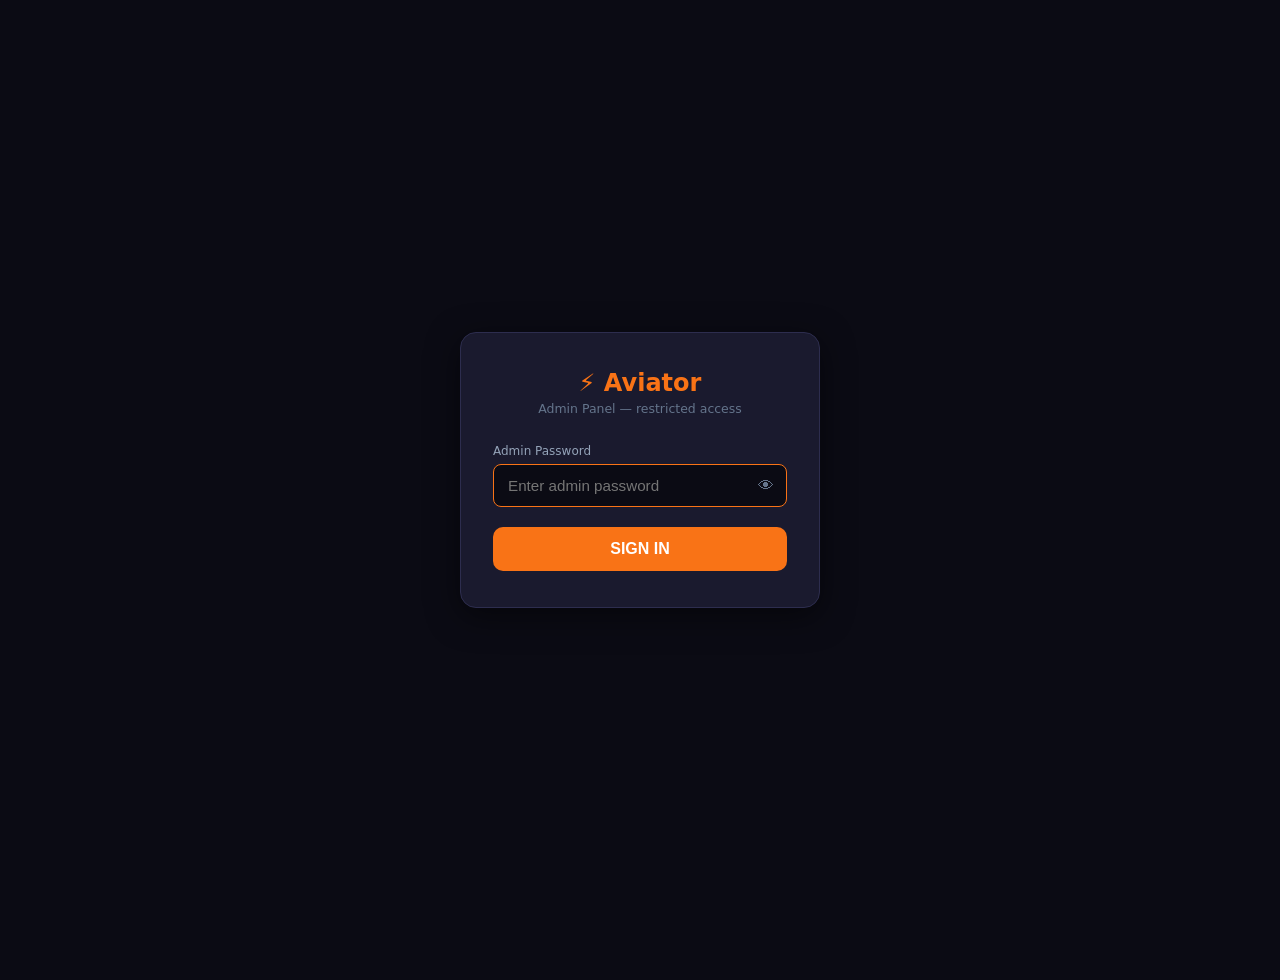
<file: static/admin.html>
<!DOCTYPE html>
<html lang="en">
<head>
  <meta charset="UTF-8" />
  <meta name="viewport" content="width=device-width, initial-scale=1.0" />
  <title>Aviator Admin</title>
  <style>
    *, *::before, *::after { box-sizing: border-box; margin: 0; padding: 0; }

    body {
      font-family: 'Segoe UI', system-ui, sans-serif;
      background: #0b0b14;
      color: #e2e8f0;
      min-height: 100vh;
      padding: 20px 16px 60px;
    }

    a { color: #f97316; text-decoration: none; }
    a:hover { text-decoration: underline; }

    /* ── Login screen ── */
    .login-screen {
      display: flex; align-items: center; justify-content: center;
      min-height: 100vh; padding: 20px;
    }
    .login-card {
      background: #1a1a2e; border: 1px solid #2d2d4e; border-radius: 16px;
      padding: 36px 32px; width: 100%; max-width: 360px;
      box-shadow: 0 8px 32px rgba(0,0,0,.5);
    }
    .login-logo { text-align: center; margin-bottom: 28px; }
    .login-logo h1 { font-size: 1.5rem; font-weight: 700; color: #f97316; }
    .login-logo p  { font-size: 0.78rem; color: #64748b; margin-top: 4px; }
    .login-field { margin-bottom: 16px; }
    .login-field label { display: block; font-size: 0.75rem; color: #94a3b8; margin-bottom: 6px; }
    .login-field input {
      width: 100%; background: #0b0b14; border: 1px solid #2d2d4e; border-radius: 8px;
      padding: 12px 14px; color: #e2e8f0; font-size: 0.95rem; outline: none;
      transition: border-color .2s;
    }
    .login-field input:focus { border-color: #f97316; }
    .login-btn {
      width: 100%; padding: 13px; background: #f97316; color: #fff;
      border: none; border-radius: 10px; font-size: 1rem; font-weight: 600;
      cursor: pointer; margin-top: 4px; transition: opacity .15s;
    }
    .login-btn:hover { opacity: .9; }
    .login-btn:disabled { opacity: .5; cursor: not-allowed; }
    .login-error {
      background: #1e0a0a; border: 1px solid #7f1d1d; border-radius: 8px;
      padding: 10px 12px; color: #fca5a5; font-size: 0.82rem; margin-top: 12px;
      display: none;
    }
    .pass-wrap { position: relative; }
    .pass-wrap input { padding-right: 44px; }
    .pass-eye {
      position: absolute; right: 0; top: 0; bottom: 0; width: 42px;
      background: none; border: none; cursor: pointer; font-size: 1rem;
      color: #64748b; display: flex; align-items: center; justify-content: center;
    }
    .pass-eye:hover { color: #94a3b8; }

    /* ── Dashboard ── */
    .dashboard { display: none; max-width: 1000px; margin: 0 auto; }

    .top-bar {
      display: flex; align-items: center; justify-content: space-between;
      margin-bottom: 28px; flex-wrap: wrap; gap: 10px;
    }
    .top-bar h1 { font-size: 1.4rem; font-weight: 700; color: #f97316; }
    .top-bar-right { display: flex; gap: 10px; align-items: center; font-size: 0.8rem; }

    /* ── Stats ── */
    .stats-row {
      display: grid;
      grid-template-columns: repeat(auto-fit, minmax(140px, 1fr));
      gap: 12px; margin-bottom: 28px;
    }
    .stat-card {
      background: #1a1a2e; border: 1px solid #2d2d4e; border-radius: 12px;
      padding: 16px 18px;
    }
    .stat-card .s-label { font-size: 0.68rem; color: #64748b; text-transform: uppercase; letter-spacing: .08em; margin-bottom: 6px; }
    .stat-card .s-value { font-size: 1.6rem; font-weight: 700; color: #e2e8f0; }
    .stat-card.c-green  .s-value { color: #22c55e; }
    .stat-card.c-yellow .s-value { color: #f59e0b; }
    .stat-card.c-blue   .s-value { color: #38bdf8; }

    /* ── Tabs ── */
    .tabs { display: flex; gap: 4px; margin-bottom: 20px; border-bottom: 1px solid #2d2d4e; }
    .tab {
      padding: 8px 18px; font-size: 0.82rem; font-weight: 600; cursor: pointer;
      color: #64748b; border-bottom: 2px solid transparent; margin-bottom: -1px;
    }
    .tab:hover { color: #e2e8f0; }
    .tab.active { color: #f97316; border-bottom-color: #f97316; }
    .tab-panel { display: none; }
    .tab-panel.active { display: block; }

    /* ── Section header ── */
    .section-hdr {
      display: flex; align-items: center; justify-content: space-between;
      margin-bottom: 12px; flex-wrap: wrap; gap: 8px;
    }
    .section-title { font-size: 0.82rem; font-weight: 700; color: #94a3b8; text-transform: uppercase; letter-spacing: .08em; }

    /* ── Tables ── */
    .table-wrap { overflow-x: auto; border-radius: 12px; border: 1px solid #2d2d4e; }
    table { width: 100%; border-collapse: collapse; font-size: 0.8rem; }
    thead th {
      background: #1a1a2e; padding: 10px 12px; text-align: left;
      font-size: 0.67rem; text-transform: uppercase; letter-spacing: .08em; color: #64748b;
      white-space: nowrap;
    }
    tbody tr { border-top: 1px solid #1a1a30; }
    tbody tr:hover { background: #13132a; }
    tbody td { padding: 10px 12px; vertical-align: middle; }
    .td-user   { font-weight: 600; color: #e2e8f0; }
    .td-muted  { color: #64748b; font-size: 0.72rem; }
    .td-amount { font-weight: 700; color: #22c55e; }
    .td-mono   { font-family: monospace; font-size: 0.7rem; color: #94a3b8; }
    .empty-row td { text-align: center; color: #475569; padding: 28px; }

    /* ── Badges ── */
    .badge {
      display: inline-block; padding: 2px 9px; border-radius: 20px;
      font-size: 0.62rem; font-weight: 700; text-transform: uppercase; letter-spacing: .06em;
    }
    .badge-paid    { background: #064e3b; color: #6ee7b7; border: 1px solid #059669; }
    .badge-pending { background: #451a03; color: #fcd34d; border: 1px solid #b45309; }
    .badge-failed  { background: #450a0a; color: #fca5a5; border: 1px solid #7f1d1d; }

    /* ── Access pills ── */
    .pills { display: flex; flex-wrap: wrap; gap: 4px; }
    .pill {
      display: inline-flex; align-items: center; gap: 4px;
      background: #064e3b; border: 1px solid #059669; color: #6ee7b7;
      font-size: 0.63rem; padding: 2px 8px; border-radius: 20px;
    }
    .pill button {
      background: none; border: none; color: #fca5a5; font-size: 0.85rem;
      cursor: pointer; line-height: 1; padding: 0;
    }
    .pill button:hover { color: #ef4444; }

    /* ── Buttons ── */
    .btn {
      padding: 8px 16px; border: none; border-radius: 8px;
      font-size: 0.78rem; font-weight: 600; cursor: pointer; transition: opacity .15s;
    }
    .btn:hover { opacity: .85; }
    .btn-primary { background: #f97316; color: #fff; }
    .btn-ghost   { background: #1e293b; color: #94a3b8; border: 1px solid #334155; }
    .btn-danger  { background: #7f1d1d; color: #fca5a5; border: 1px solid #991b1b; }
    .btn-sm { padding: 4px 10px; font-size: 0.7rem; }

    /* ── Grant modal ── */
    .overlay {
      position: fixed; inset: 0; background: rgba(0,0,0,.8);
      display: flex; align-items: center; justify-content: center;
      z-index: 200; padding: 16px;
    }
    .modal {
      background: #0f0f1a; border: 1px solid #2d2d4e; border-radius: 14px;
      width: 100%; max-width: 420px; padding: 24px;
    }
    .modal h3 { font-size: 1rem; font-weight: 700; color: #e2e8f0; margin-bottom: 18px; }
    .modal label { display: block; font-size: 0.72rem; color: #94a3b8; margin: 12px 0 5px; }
    .modal input, .modal select {
      width: 100%; background: #0b0b14; border: 1px solid #2d2d4e; border-radius: 8px;
      padding: 9px 12px; color: #e2e8f0; font-size: 0.85rem; outline: none;
    }
    .modal input:focus, .modal select:focus { border-color: #f97316; }
    .modal-actions { display: flex; gap: 8px; margin-top: 20px; }
    .modal-actions .btn { flex: 1; padding: 10px; }
    .modal-err { color: #f87171; font-size: 0.75rem; margin-top: 8px; display: none; }
  </style>
</head>
<body>

<!-- ── Login Screen ── -->
<div class="login-screen" id="login-screen">
  <div class="login-card">
    <div class="login-logo">
      <h1>⚡ Aviator</h1>
      <p>Admin Panel — restricted access</p>
    </div>
    <div class="login-field">
      <label>Admin Password</label>
      <div class="pass-wrap">
        <input id="adm-pass" type="password" placeholder="Enter admin password"
               autocomplete="current-password" onkeydown="if(event.key==='Enter')doLogin()" />
        <button type="button" class="pass-eye" onclick="togglePw()">👁</button>
      </div>
    </div>
    <button class="login-btn" id="login-btn" onclick="doLogin()">SIGN IN</button>
    <div class="login-error" id="login-err"></div>
  </div>
</div>

<!-- ── Dashboard ── -->
<div class="dashboard" id="dashboard">
  <div class="top-bar">
    <h1>⚡ Aviator Admin</h1>
    <div class="top-bar-right">
      <a href="/">← App</a>
      <button class="btn btn-ghost btn-sm" onclick="loadAll()">↻ Refresh</button>
      <button class="btn btn-danger btn-sm" onclick="doLogout()">Logout</button>
    </div>
  </div>

  <!-- Stats -->
  <div class="stats-row">
    <div class="stat-card">          <div class="s-label">Users</div>        <div class="s-value" id="st-users">—</div>   </div>
    <div class="stat-card c-blue">   <div class="s-label">Active Grants</div> <div class="s-value" id="st-grants">—</div>  </div>
    <div class="stat-card c-green">  <div class="s-label">Paid (M-Pesa)</div> <div class="s-value" id="st-paid">—</div>   </div>
    <div class="stat-card c-yellow"> <div class="s-label">Pending</div>       <div class="s-value" id="st-pending">—</div> </div>
    <div class="stat-card c-green">  <div class="s-label">Revenue KES</div>   <div class="s-value" id="st-rev">—</div>    </div>
  </div>

  <!-- Tabs -->
  <div class="tabs">
    <div class="tab active" onclick="switchTab('users')">👥 Users &amp; Access</div>
    <div class="tab" onclick="switchTab('txns')">💳 M-Pesa Transactions</div>
  </div>

  <!-- Users tab -->
  <div class="tab-panel active" id="tab-users">
    <div class="section-hdr">
      <span class="section-title">Registered Users</span>
      <button class="btn btn-primary btn-sm" onclick="openGrant(null)">+ Grant Access</button>
    </div>
    <div class="table-wrap">
      <table>
        <thead><tr>
          <th>Username / Phone</th><th>First Login</th><th>Last Login</th>
          <th>Unlocked Strategies</th><th></th>
        </tr></thead>
        <tbody id="users-tbody"><tr><td colspan="5" class="empty-row">Loading…</td></tr></tbody>
      </table>
    </div>
  </div>

  <!-- Transactions tab -->
  <div class="tab-panel" id="tab-txns">
    <div class="section-hdr">
      <span class="section-title">M-Pesa Transactions</span>
      <select id="txn-filter" onchange="renderTxns()"
        style="background:#1a1a2e;border:1px solid #2d2d4e;border-radius:8px;padding:6px 10px;color:#e2e8f0;font-size:0.78rem;outline:none">
        <option value="">All</option>
        <option value="paid">Paid</option>
        <option value="pending">Pending</option>
        <option value="failed">Failed</option>
      </select>
    </div>
    <div class="table-wrap">
      <table>
        <thead><tr>
          <th>Date</th><th>User</th><th>Strategy</th><th>Amount</th>
          <th>Phone</th><th>Status</th><th>Receipt</th><th>Note</th>
        </tr></thead>
        <tbody id="txns-tbody"><tr><td colspan="8" class="empty-row">Loading…</td></tr></tbody>
      </table>
    </div>
  </div>
</div>

<!-- Grant modal -->
<div class="overlay" id="grant-overlay" style="display:none" onclick="overlayClick(event)">
  <div class="modal">
    <h3>Grant Strategy Access</h3>
    <label>Username / Phone</label>
    <input id="gm-user" type="text" placeholder="e.g. 0712345678" />
    <label>Paid Strategy</label>
    <select id="gm-strat"><option value="">Select…</option></select>
    <label>Access Duration</label>
    <select id="gm-days">
      <option value="7">7 days</option>
      <option value="14">14 days</option>
      <option value="30" selected>30 days</option>
      <option value="60">60 days</option>
      <option value="90">90 days</option>
      <option value="180">180 days</option>
      <option value="365">365 days (1 year)</option>
      <option value="0">Lifetime (no expiry)</option>
    </select>
    <label>Notes (optional)</label>
    <input id="gm-notes" type="text" placeholder="e.g. Cash payment" />
    <p class="modal-err" id="gm-err"></p>
    <div class="modal-actions">
      <button class="btn btn-ghost" onclick="closeGrant()">Cancel</button>
      <button class="btn btn-primary" onclick="submitGrant()">Grant</button>
    </div>
  </div>
</div>

<script>
  // ── State ──────────────────────────────────────────────────────────────────
  let token       = sessionStorage.getItem('admin_token') || '';
  let _users      = [];
  let _txns       = [];
  let _strategies = [];

  // ── Boot ──────────────────────────────────────────────────────────────────
  (async () => {
    if (token) {
      // Verify stored token is still valid
      const ok = await _checkToken();
      if (ok) { showDash(); return; }
      token = '';
      sessionStorage.removeItem('admin_token');
    }
    showLogin();
  })();

  async function _checkToken() {
    try {
      const res = await _api('GET', '/admin/stats');
      return res.ok;
    } catch { return false; }
  }

  // ── Auth ──────────────────────────────────────────────────────────────────
  function showLogin() {
    document.getElementById('login-screen').style.display = 'flex';
    document.getElementById('dashboard').style.display    = 'none';
    document.getElementById('adm-pass').focus();
  }

  function showDash() {
    document.getElementById('login-screen').style.display = 'none';
    document.getElementById('dashboard').style.display    = 'block';
    loadAll();
  }

  async function doLogin() {
    const btn   = document.getElementById('login-btn');
    const errEl = document.getElementById('login-err');
    const pass  = document.getElementById('adm-pass').value;
    if (!pass) return;

    errEl.style.display = 'none';
    btn.disabled = true;
    btn.textContent = 'Signing in…';

    try {
      const res  = await fetch('/admin/login', {
        method:  'POST',
        headers: { 'Content-Type': 'application/json' },
        body:    JSON.stringify({ password: pass }),
      });
      const data = await res.json();
      if (!res.ok) {
        errEl.textContent   = data.detail || 'Wrong password.';
        errEl.style.display = 'block';
        btn.disabled = false;
        btn.textContent = 'SIGN IN';
        document.getElementById('adm-pass').select();
        return;
      }
      token = data.token;
      sessionStorage.setItem('admin_token', token);
      showDash();
    } catch (e) {
      errEl.textContent   = `Cannot reach server: ${e.message}`;
      errEl.style.display = 'block';
      btn.disabled = false;
      btn.textContent = 'SIGN IN';
    }
  }

  async function doLogout() {
    try { await _api('POST', '/admin/logout'); } catch (_) {}
    token = '';
    sessionStorage.removeItem('admin_token');
    document.getElementById('adm-pass').value = '';
    showLogin();
  }

  function togglePw() {
    const inp = document.getElementById('adm-pass');
    inp.type  = inp.type === 'password' ? 'text' : 'password';
  }

  // ── Data loading ──────────────────────────────────────────────────────────
  async function loadAll() {
    await Promise.all([loadStats(), loadStrategies(), loadUsers(), loadTxns()]);
  }

  async function loadStats() {
    try {
      const d = await _json('GET', '/admin/stats');
      document.getElementById('st-users').textContent   = d.total_users;
      document.getElementById('st-grants').textContent  = d.total_grants;
      document.getElementById('st-paid').textContent    = d.paid_txns;
      document.getElementById('st-pending').textContent = d.pending_txns;
      document.getElementById('st-rev').textContent     = d.revenue_kes.toLocaleString();
    } catch (_) {}
  }

  async function loadStrategies() {
    try {
      _strategies = await _json('GET', '/strategies');
      const paid  = _strategies.filter(s => s.is_paid);
      document.getElementById('gm-strat').innerHTML =
        '<option value="">Select…</option>'
        + paid.map(s => `<option value="${s.id}">${_e(s.name)}${s.price_kes ? ' — KES ' + s.price_kes : ''}</option>`).join('');
    } catch (_) {}
  }

  async function loadUsers() {
    const tb = document.getElementById('users-tbody');
    tb.innerHTML = '<tr><td colspan="5" class="empty-row">Loading…</td></tr>';
    try {
      _users = await _json('GET', '/admin/users-with-access');
      renderUsers();
    } catch (e) { tb.innerHTML = `<tr><td colspan="5" class="empty-row" style="color:#f87171">${e.message}</td></tr>`; }
  }

  async function loadTxns() {
    const tb = document.getElementById('txns-tbody');
    tb.innerHTML = '<tr><td colspan="8" class="empty-row">Loading…</td></tr>';
    try {
      _txns = await _json('GET', '/admin/transactions');
      renderTxns();
    } catch (e) { tb.innerHTML = `<tr><td colspan="8" class="empty-row" style="color:#f87171">${e.message}</td></tr>`; }
  }

  // ── Render ────────────────────────────────────────────────────────────────
  function renderUsers() {
    const tb      = document.getElementById('users-tbody');
    const stratMap = Object.fromEntries(_strategies.map(s => [s.id, s.name]));
    if (!_users.length) {
      tb.innerHTML = '<tr><td colspan="5" class="empty-row">No users yet — they appear after first login.</td></tr>';
      return;
    }
    tb.innerHTML = _users.map(u => {
      const pills = u.access.map(a => {
        const name = stratMap[a.strategy_id] || a.strategy_id;
        let expLabel;
        if (a.days_remaining === null || a.days_remaining === undefined) {
          expLabel = '∞ lifetime';
        } else if (a.days_remaining === 0) {
          expLabel = '⚠ expires today';
        } else {
          expLabel = `${a.days_remaining}d left`;
        }
        const pillColor = (a.days_remaining !== null && a.days_remaining <= 5)
          ? 'background:#451a03;border-color:#b45309;color:#fcd34d'
          : '';
        return `<span class="pill" style="${pillColor}">
          ${_e(name)} · <em style="font-style:normal;opacity:.8">${expLabel}</em>
          <button title="Revoke" onclick="revokeAccess('${_e(u.username)}','${a.strategy_id}')">✕</button>
        </span>`;
      }).join('');
      return `<tr>
        <td class="td-user">${_e(u.username)}</td>
        <td class="td-muted">${_dt(u.created_at)}</td>
        <td class="td-muted">${_dt(u.last_login)}</td>
        <td><div class="pills">${pills || '<span class="td-muted">None</span>'}</div></td>
        <td><button class="btn btn-ghost btn-sm" onclick="openGrant('${_e(u.username)}')">+ Grant</button></td>
      </tr>`;
    }).join('');
  }

  function renderTxns() {
    const tb     = document.getElementById('txns-tbody');
    const filter = document.getElementById('txn-filter').value;
    const rows   = filter ? _txns.filter(t => t.status === filter) : _txns;
    if (!rows.length) {
      tb.innerHTML = '<tr><td colspan="8" class="empty-row">No transactions found.</td></tr>';
      return;
    }
    tb.innerHTML = rows.map(t => `<tr>
      <td class="td-muted">${_dt(t.created_at)}</td>
      <td class="td-user">${_e(t.username)}</td>
      <td>${_e(t.strategy_name || '—')}</td>
      <td class="td-amount">${t.amount ? 'KES ' + t.amount : '—'}</td>
      <td class="td-muted">${_e(t.phone_number || '—')}</td>
      <td>${_badge(t.status)}</td>
      <td class="td-mono">${t.receipt_number || '—'}</td>
      <td class="td-muted" style="max-width:160px;word-break:break-word">${_e(t.result_desc || '')}</td>
    </tr>`).join('');
  }

  function _badge(s) {
    const cls = { paid:'badge-paid', pending:'badge-pending', failed:'badge-failed' }[s] || '';
    return `<span class="badge ${cls}">${s}</span>`;
  }

  // ── Grant modal ───────────────────────────────────────────────────────────
  function openGrant(username) {
    document.getElementById('gm-err').style.display = 'none';
    document.getElementById('gm-user').value  = username || '';
    document.getElementById('gm-strat').value = '';
    document.getElementById('gm-days').value  = '30';
    document.getElementById('gm-notes').value = '';
    document.getElementById('grant-overlay').style.display = 'flex';
  }

  function closeGrant() {
    document.getElementById('grant-overlay').style.display = 'none';
  }

  function overlayClick(e) {
    if (e.target === document.getElementById('grant-overlay')) closeGrant();
  }

  async function submitGrant() {
    const errEl       = document.getElementById('gm-err');
    const username    = document.getElementById('gm-user').value.trim();
    const strategyId  = document.getElementById('gm-strat').value;
    const durationDays = parseInt(document.getElementById('gm-days').value);
    const notes       = document.getElementById('gm-notes').value.trim();
    errEl.style.display = 'none';
    if (!username)   { errEl.textContent = 'Enter a username.';  errEl.style.display = ''; return; }
    if (!strategyId) { errEl.textContent = 'Select a strategy.'; errEl.style.display = ''; return; }

    try {
      const res = await _api('POST', `/users/${encodeURIComponent(username)}/payments`,
        { strategy_id: strategyId, duration_days: durationDays, notes: notes || null });
      if (!res.ok) {
        const d = await res.json();
        errEl.textContent = d.detail || `Error ${res.status}`;
        errEl.style.display = '';
        return;
      }
      closeGrant();
      await loadAll();
    } catch (e) { errEl.textContent = e.message; errEl.style.display = ''; }
  }

  async function revokeAccess(username, strategyId) {
    if (!confirm(`Revoke access for ${username}?`)) return;
    try {
      await _api('DELETE', `/users/${encodeURIComponent(username)}/payments/${strategyId}`);
      await loadAll();
    } catch (_) {}
  }

  // ── Tabs ──────────────────────────────────────────────────────────────────
  function switchTab(name) {
    const names = ['users', 'txns'];
    document.querySelectorAll('.tab').forEach((el, i) => el.classList.toggle('active', names[i] === name));
    document.querySelectorAll('.tab-panel').forEach(el => el.classList.toggle('active', el.id === `tab-${name}`));
  }

  // ── HTTP helpers (always send Bearer token, handle 401) ──────────────────
  function _api(method, url, body) {
    const opts = {
      method,
      headers: {
        'Authorization': `Bearer ${token}`,
        ...(body ? { 'Content-Type': 'application/json' } : {}),
      },
      ...(body ? { body: JSON.stringify(body) } : {}),
    };
    return fetch(url, opts).then(res => {
      if (res.status === 401) { token = ''; sessionStorage.removeItem('admin_token'); showLogin(); }
      return res;
    });
  }

  async function _json(method, url, body) {
    const res = await _api(method, url, body);
    if (!res.ok) throw new Error(`${res.status} ${res.statusText}`);
    return res.json();
  }

  function _e(s) {
    return String(s).replace(/&/g,'&amp;').replace(/</g,'&lt;').replace(/>/g,'&gt;').replace(/"/g,'&quot;');
  }

  function _dt(iso) { return iso ? iso.replace('T',' ').slice(0,16) : '—'; }

  // Auto-refresh stats
  setInterval(loadStats, 30_000);
</script>
</body>
</html>
</file>
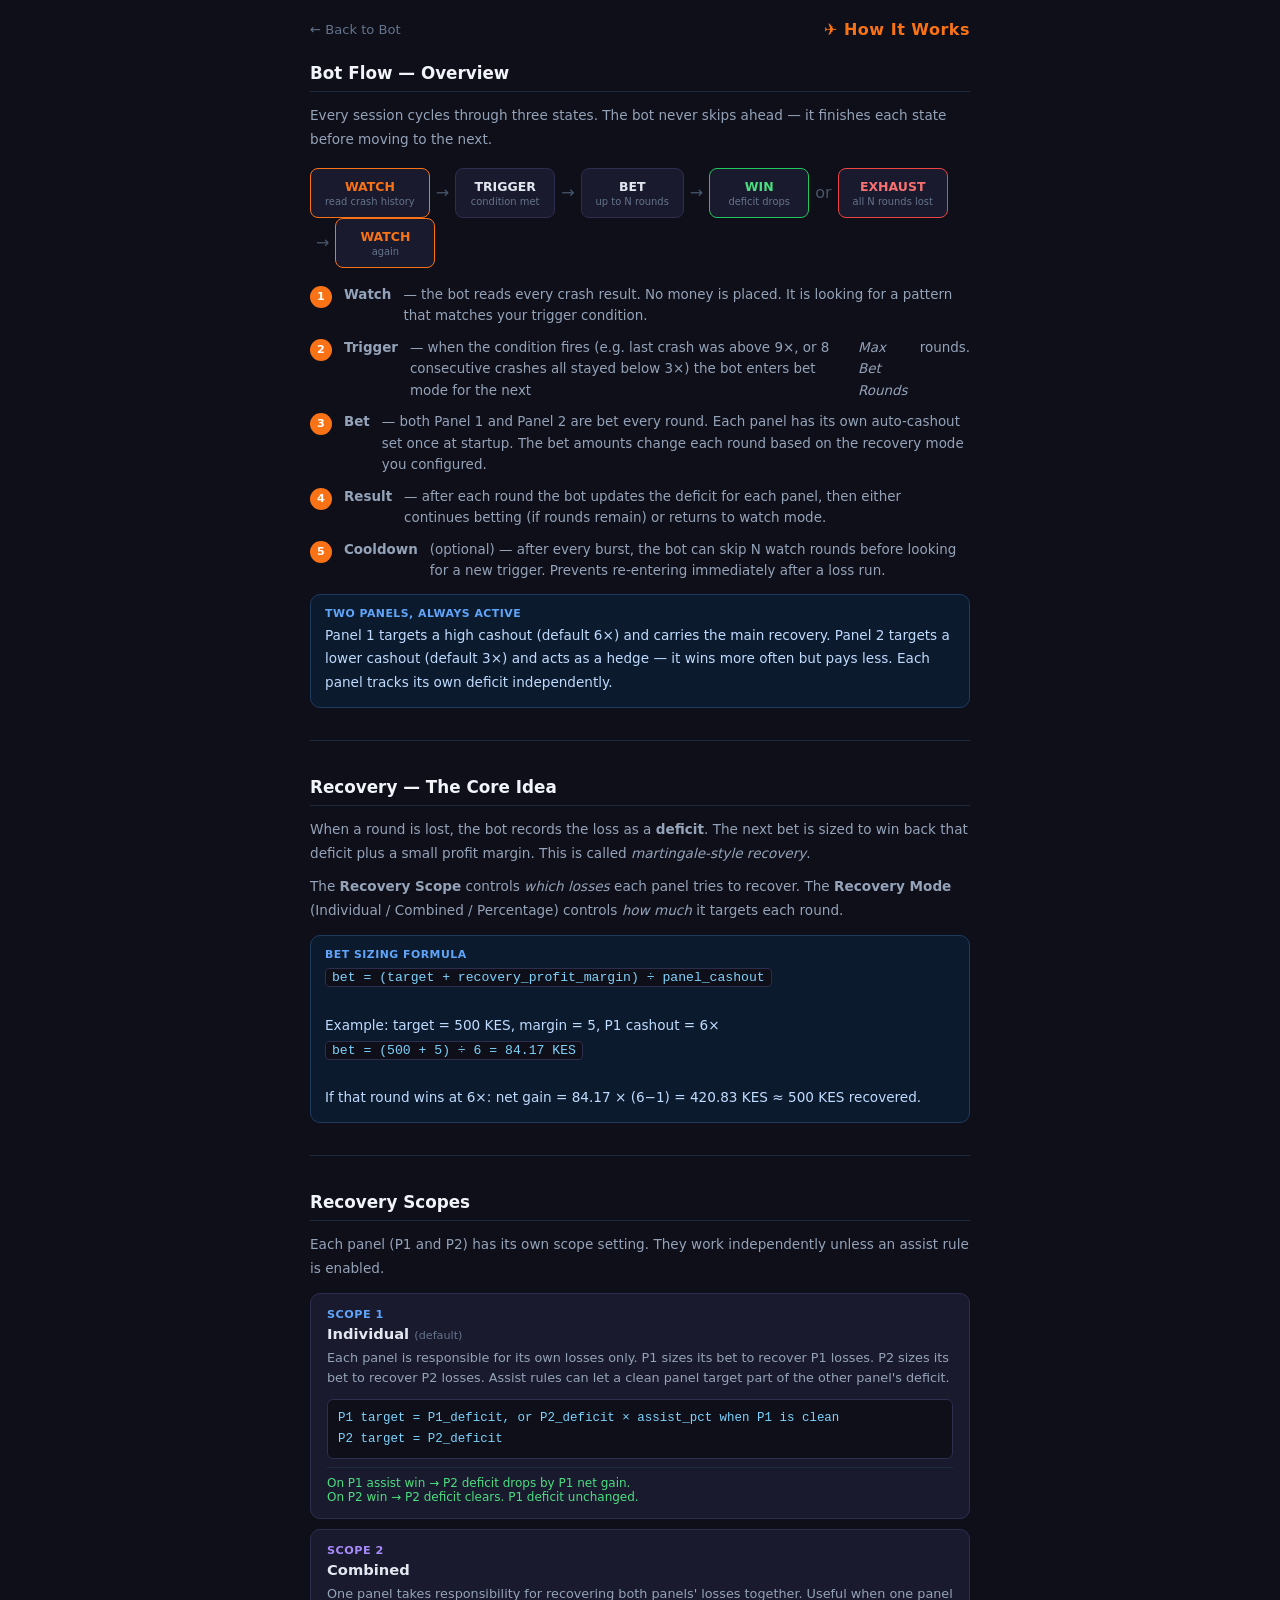
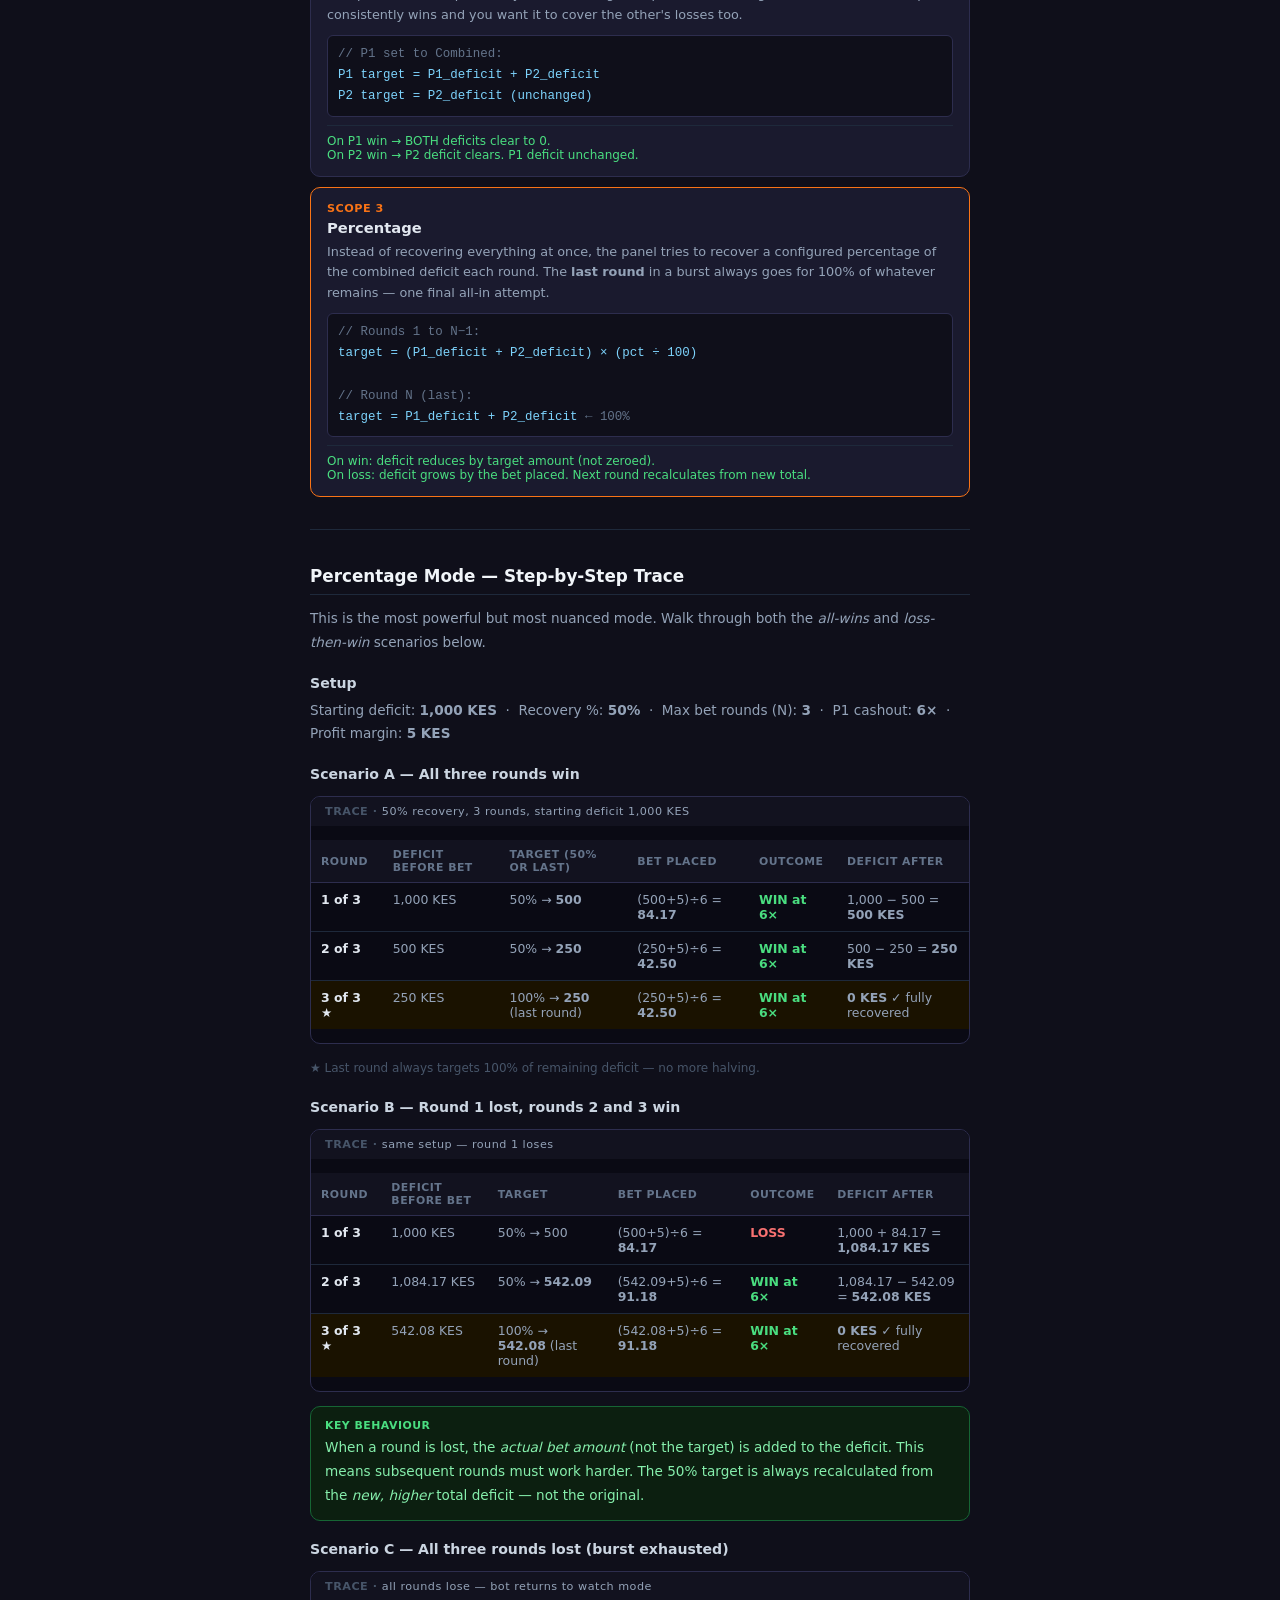
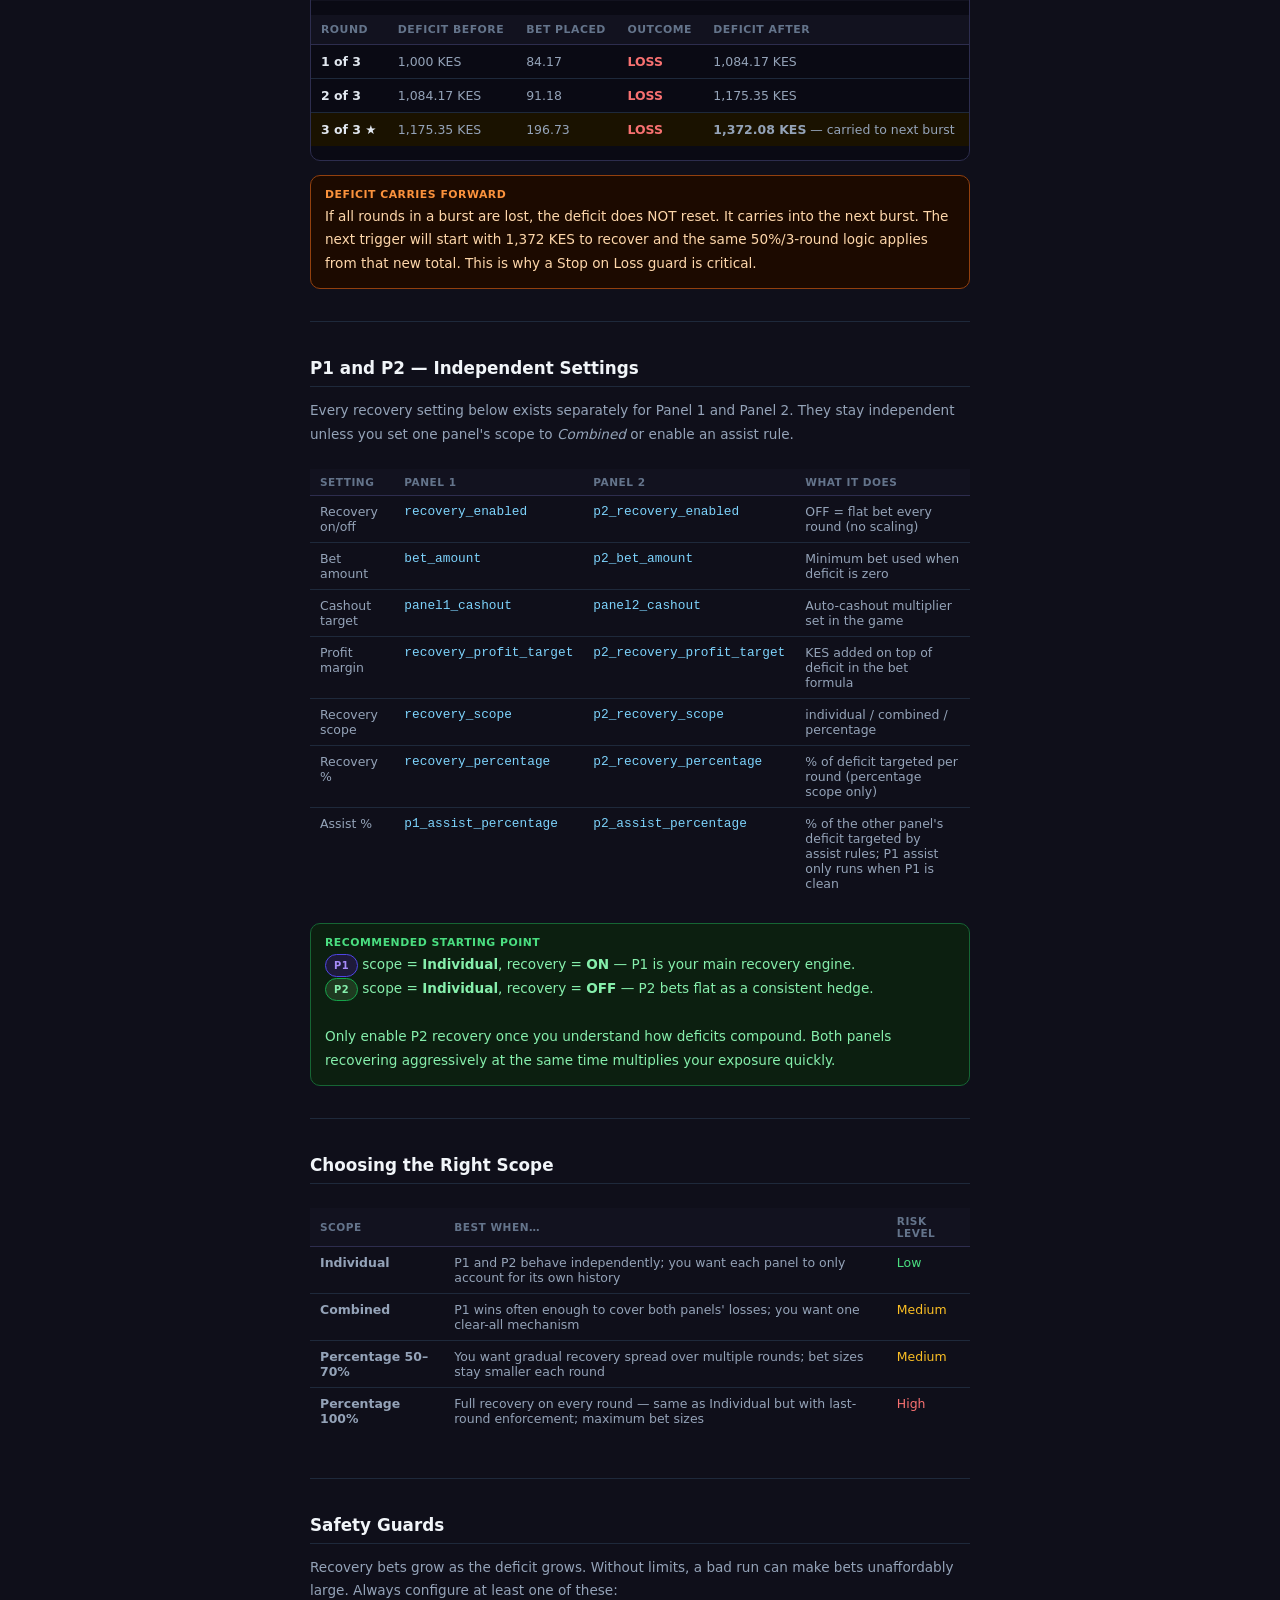
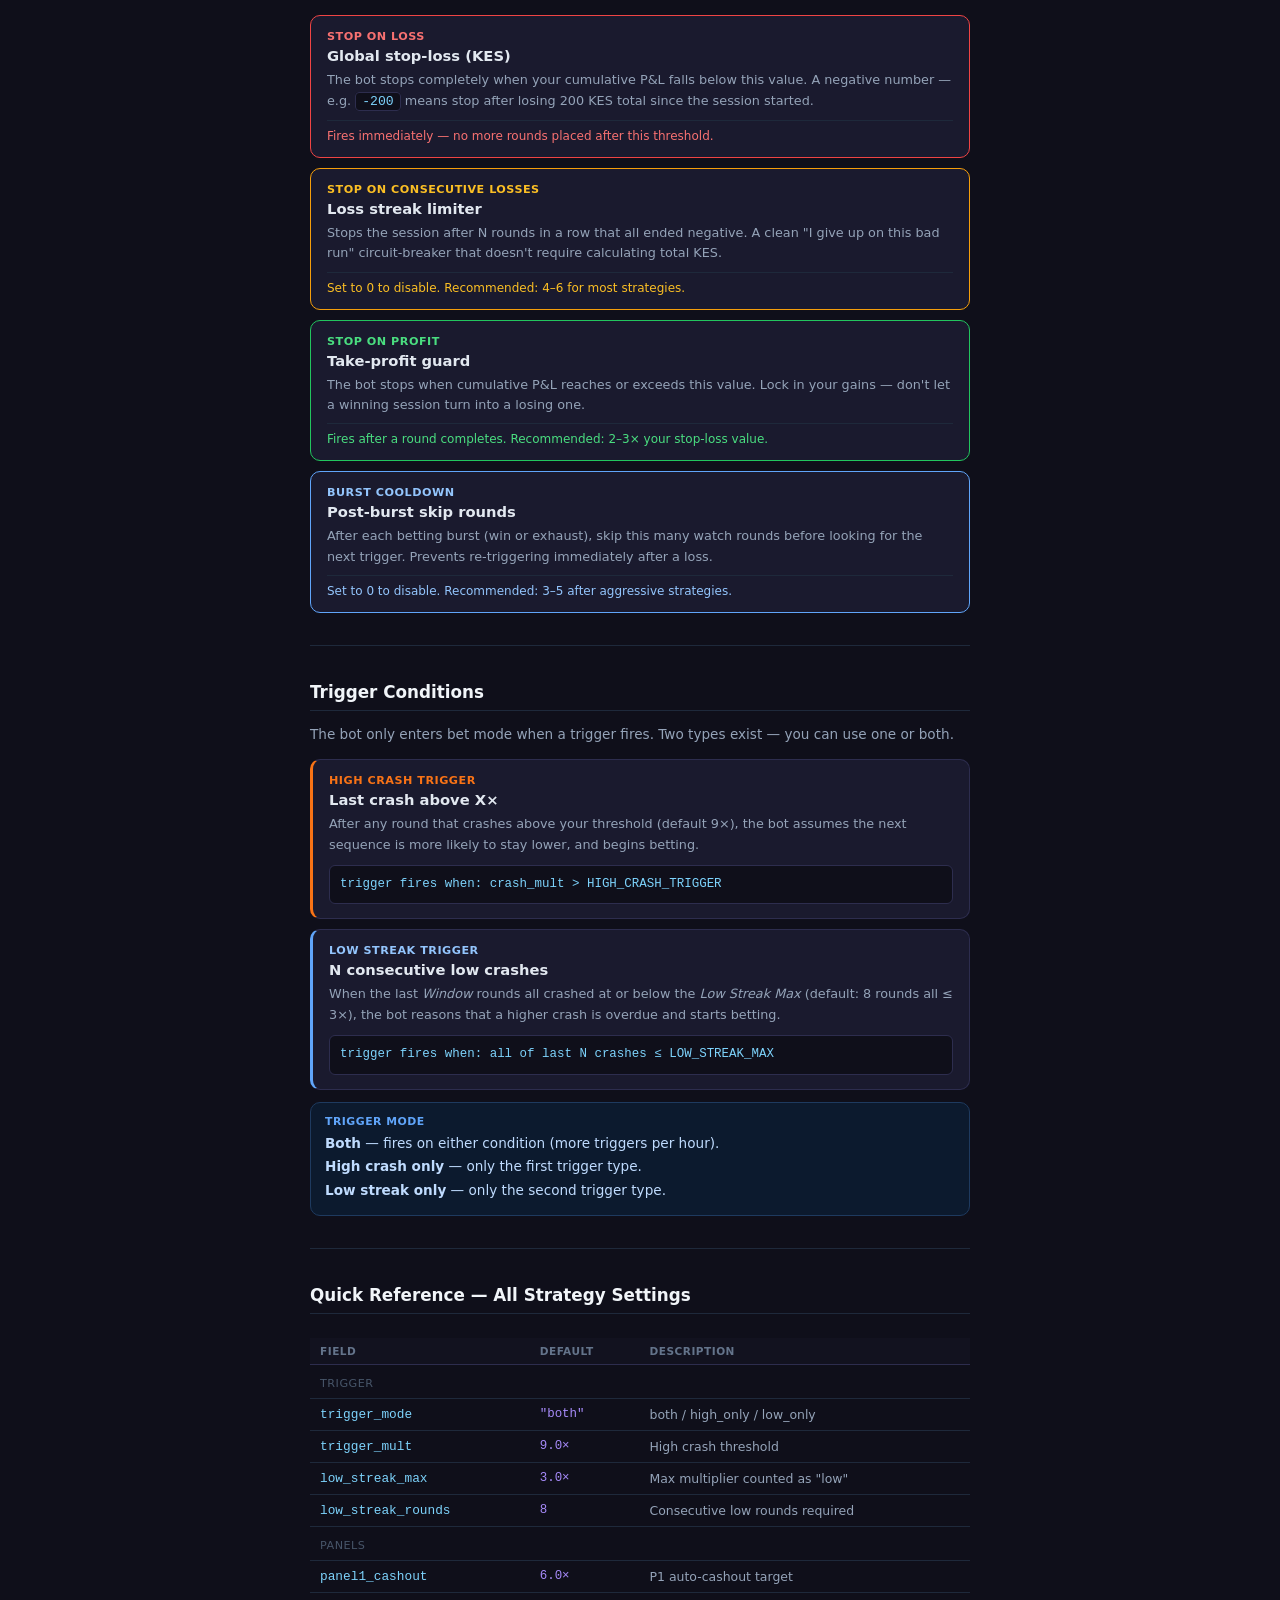
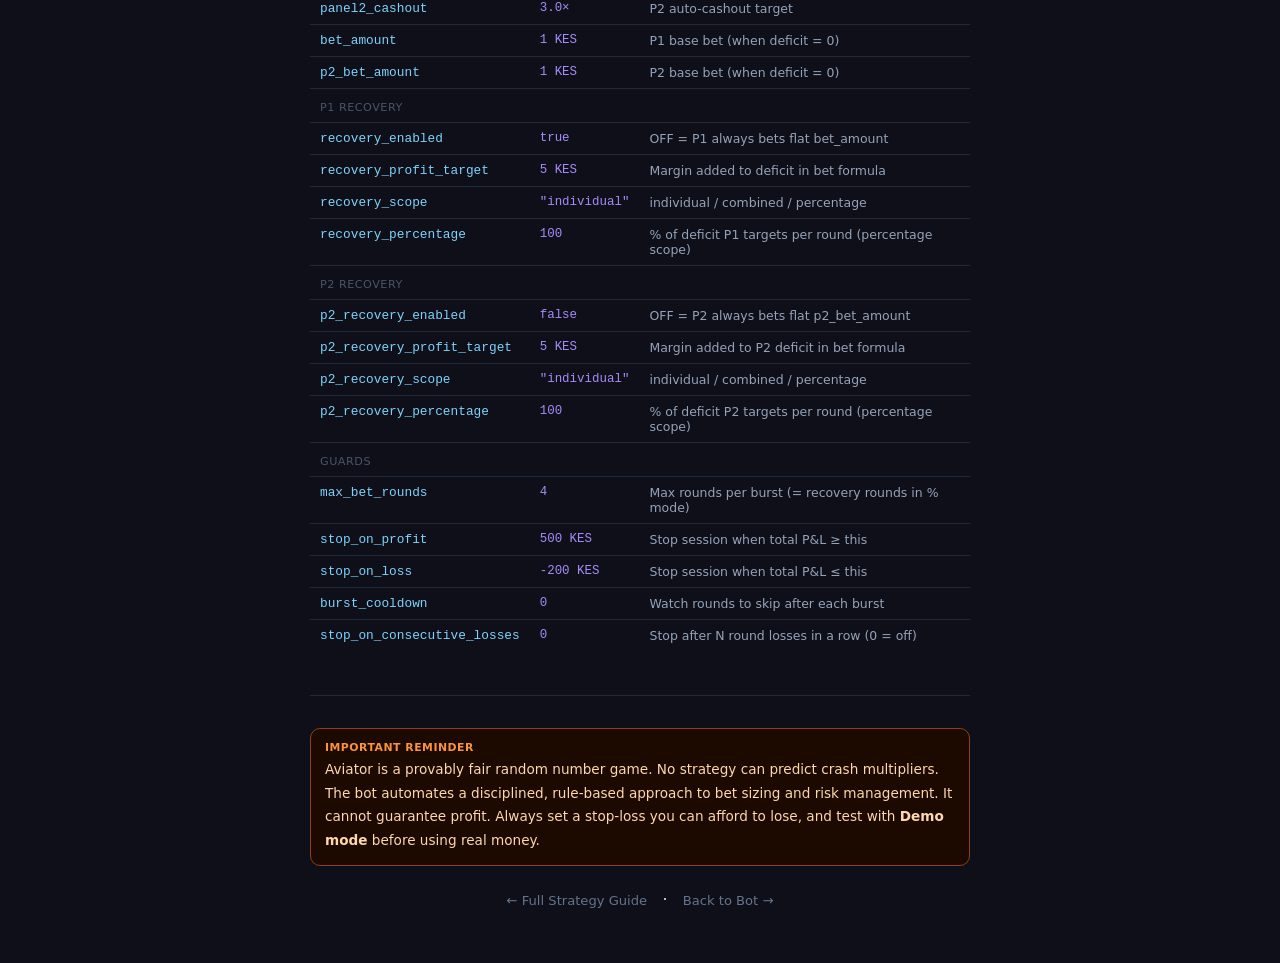
<file: static/how-it-works.html>
<!DOCTYPE html>
<html lang="en">
<head>
  <meta charset="UTF-8" />
  <meta name="viewport" content="width=device-width, initial-scale=1.0" />
  <title>How It Works — Aviator Bot</title>
  <style>
    *, *::before, *::after { box-sizing: border-box; margin: 0; padding: 0; }

    body {
      font-family: 'Segoe UI', system-ui, sans-serif;
      background: #0f0f1a;
      color: #e2e8f0;
      min-height: 100vh;
      padding: 20px 16px 56px;
    }

    a { color: #f97316; text-decoration: none; }
    a:hover { text-decoration: underline; }

    .top-bar {
      max-width: 660px;
      margin: 0 auto 24px;
      display: flex;
      align-items: center;
      justify-content: space-between;
    }
    .back-link {
      font-size: 0.82rem;
      color: #64748b;
      display: flex;
      align-items: center;
      gap: 5px;
    }
    .back-link:hover { color: #f97316; }
    .page-title {
      font-size: 1rem;
      font-weight: 700;
      color: #f97316;
      letter-spacing: .5px;
    }

    .content { max-width: 660px; margin: 0 auto; }

    h2 {
      font-size: 1.05rem;
      font-weight: 700;
      color: #f1f5f9;
      margin: 36px 0 12px;
      padding-bottom: 8px;
      border-bottom: 1px solid #1e293b;
    }
    h2:first-of-type { margin-top: 0; }
    h3 {
      font-size: 0.88rem;
      font-weight: 700;
      color: #cbd5e1;
      margin: 20px 0 8px;
    }
    p {
      font-size: 0.85rem;
      color: #94a3b8;
      line-height: 1.75;
      margin-bottom: 10px;
    }

    .divider { border: none; border-top: 1px solid #1e293b; margin: 32px 0; }

    code {
      background: #0f0f1a;
      border: 1px solid #2d2d4e;
      border-radius: 4px;
      padding: 1px 6px;
      font-size: 0.82rem;
      color: #7dd3fc;
      font-family: monospace;
    }

    /* ── Flow diagram ── */
    .flow {
      display: flex;
      align-items: center;
      gap: 0;
      flex-wrap: wrap;
      margin: 16px 0;
    }
    .flow-box {
      background: #1a1a2e;
      border: 1px solid #2d2d4e;
      border-radius: 8px;
      padding: 10px 14px;
      font-size: 0.78rem;
      font-weight: 700;
      color: #e2e8f0;
      text-align: center;
      min-width: 100px;
    }
    .flow-box.active { border-color: #f97316; color: #f97316; }
    .flow-box.win    { border-color: #22c55e; color: #4ade80; }
    .flow-box.loss   { border-color: #ef4444; color: #f87171; }
    .flow-box sub {
      display: block;
      font-size: 0.62rem;
      font-weight: 400;
      color: #64748b;
      margin-top: 2px;
    }
    .flow-arrow {
      font-size: 1rem;
      color: #475569;
      padding: 0 6px;
    }

    /* ── Trace table ── */
    .trace-table {
      width: 100%;
      border-collapse: collapse;
      margin: 14px 0;
      font-size: 0.78rem;
    }
    .trace-table th {
      background: #12121f;
      color: #64748b;
      font-weight: 700;
      font-size: 0.68rem;
      text-transform: uppercase;
      letter-spacing: .5px;
      padding: 8px 10px;
      border-bottom: 1px solid #2d2d4e;
      text-align: left;
    }
    .trace-table td {
      padding: 9px 10px;
      border-bottom: 1px solid #1e293b;
      color: #94a3b8;
      vertical-align: top;
    }
    .trace-table tr:last-child td { border-bottom: none; }
    .trace-table .round-num { color: #e2e8f0; font-weight: 700; }
    .trace-table .win-cell  { color: #4ade80; font-weight: 600; }
    .trace-table .loss-cell { color: #f87171; font-weight: 600; }
    .trace-table .highlight { background: #0d1a10; }
    .trace-table .last-round { background: #1a1200; }

    /* ── Scope cards ── */
    .scope-grid { display: grid; gap: 10px; margin: 12px 0; }
    .scope-card {
      background: #1a1a2e;
      border: 1px solid #2d2d4e;
      border-radius: 10px;
      padding: 14px 16px;
      position: relative;
    }
    .scope-card.active { border-color: #f97316; }
    .scope-card .sc-label {
      font-size: 0.7rem;
      font-weight: 700;
      text-transform: uppercase;
      letter-spacing: .5px;
      margin-bottom: 4px;
    }
    .scope-card.individual .sc-label { color: #60a5fa; }
    .scope-card.combined   .sc-label { color: #a78bfa; }
    .scope-card.percentage .sc-label { color: #f97316; }
    .scope-card .sc-name {
      font-size: 0.92rem;
      font-weight: 700;
      color: #e2e8f0;
      margin-bottom: 6px;
    }
    .scope-card .sc-desc {
      font-size: 0.8rem;
      color: #94a3b8;
      line-height: 1.6;
    }
    .scope-card .sc-formula {
      background: #0f0f1a;
      border: 1px solid #2d2d4e;
      border-radius: 6px;
      padding: 8px 10px;
      margin-top: 10px;
      font-family: monospace;
      font-size: 0.78rem;
      color: #7dd3fc;
      line-height: 1.7;
    }
    .scope-card .sc-win {
      font-size: 0.75rem;
      color: #4ade80;
      margin-top: 8px;
      padding-top: 8px;
      border-top: 1px solid #1e293b;
    }

    /* ── Example boxes ── */
    .example-wrap {
      background: #0a0a14;
      border: 1px solid #2d2d4e;
      border-radius: 10px;
      overflow: hidden;
      margin: 14px 0;
    }
    .example-header {
      background: #12121f;
      padding: 8px 14px;
      font-size: 0.7rem;
      font-weight: 700;
      color: #475569;
      text-transform: uppercase;
      letter-spacing: .5px;
    }
    .example-header span { color: #94a3b8; font-weight: 400; text-transform: none; }

    /* ── Callout boxes ── */
    .tip-box {
      background: #0c1f10;
      border: 1px solid #166534;
      border-radius: 10px;
      padding: 12px 14px;
      margin: 12px 0;
    }
    .tip-box .lbl { font-size: 0.68rem; font-weight: 700; color: #4ade80; text-transform: uppercase; letter-spacing: .5px; margin-bottom: 4px; }
    .tip-box p { color: #86efac; margin-bottom: 0; }

    .warn-box {
      background: #1c0a00;
      border: 1px solid #92400e;
      border-radius: 10px;
      padding: 12px 14px;
      margin: 12px 0;
    }
    .warn-box .lbl { font-size: 0.68rem; font-weight: 700; color: #fb923c; text-transform: uppercase; letter-spacing: .5px; margin-bottom: 4px; }
    .warn-box p { color: #fed7aa; margin-bottom: 0; }

    .info-box {
      background: #0c1a2e;
      border: 1px solid #1e3a5f;
      border-radius: 10px;
      padding: 12px 14px;
      margin: 12px 0;
    }
    .info-box .lbl { font-size: 0.68rem; font-weight: 700; color: #60a5fa; text-transform: uppercase; letter-spacing: .5px; margin-bottom: 4px; }
    .info-box p { color: #bfdbfe; margin-bottom: 0; }

    /* ── Config ref table ── */
    .cfg-table {
      width: 100%;
      border-collapse: collapse;
      font-size: 0.78rem;
      margin: 12px 0;
    }
    .cfg-table th {
      background: #12121f;
      color: #64748b;
      font-size: 0.66rem;
      font-weight: 700;
      text-transform: uppercase;
      letter-spacing: .5px;
      padding: 7px 10px;
      border-bottom: 1px solid #2d2d4e;
      text-align: left;
    }
    .cfg-table td {
      padding: 8px 10px;
      border-bottom: 1px solid #1e293b;
      color: #94a3b8;
      vertical-align: top;
    }
    .cfg-table tr:last-child td { border-bottom: none; }
    .cfg-table .key { color: #7dd3fc; font-family: monospace; font-size: 0.8rem; }
    .cfg-table .val { color: #a78bfa; font-family: monospace; }

    /* ── Panel badge ── */
    .badge {
      display: inline-block;
      font-size: 0.62rem;
      font-weight: 700;
      padding: 2px 8px;
      border-radius: 20px;
      text-transform: uppercase;
      letter-spacing: .04em;
    }
    .badge-p1 { background: #1e1a3a; color: #a78bfa; border: 1px solid #4f46e5; }
    .badge-p2 { background: #1e3a20; color: #86efac; border: 1px solid #16a34a; }

    /* ── Step list ── */
    .step-list { list-style: none; counter-reset: steps; margin: 8px 0 12px; }
    .step-list li {
      counter-increment: steps;
      display: flex;
      gap: 12px;
      margin-bottom: 10px;
      font-size: 0.84rem;
      color: #94a3b8;
      line-height: 1.6;
    }
    .step-list li::before {
      content: counter(steps);
      display: flex;
      align-items: center;
      justify-content: center;
      min-width: 22px;
      height: 22px;
      background: #f97316;
      color: #fff;
      border-radius: 50%;
      font-size: 0.7rem;
      font-weight: 700;
      flex-shrink: 0;
      margin-top: 2px;
    }

    @media (max-width: 480px) {
      .flow { gap: 4px; }
      .flow-box { min-width: 80px; font-size: 0.72rem; }
    }
  </style>
</head>
<body>

<div class="top-bar">
  <a href="/" class="back-link">← Back to Bot</a>
  <span class="page-title">✈ How It Works</span>
</div>

<div class="content">

  <!-- ═══════════════════════════════════════════════════════ -->
  <h2>Bot Flow — Overview</h2>

  <p>Every session cycles through three states. The bot never skips ahead — it finishes each state before moving to the next.</p>

  <div class="flow">
    <div class="flow-box active">WATCH<sub>read crash history</sub></div>
    <div class="flow-arrow">→</div>
    <div class="flow-box">TRIGGER<sub>condition met</sub></div>
    <div class="flow-arrow">→</div>
    <div class="flow-box">BET<sub>up to N rounds</sub></div>
    <div class="flow-arrow">→</div>
    <div class="flow-box win">WIN<sub>deficit drops</sub></div>
    <div class="flow-arrow">or</div>
    <div class="flow-box loss">EXHAUST<sub>all N rounds lost</sub></div>
    <div class="flow-arrow">→</div>
    <div class="flow-box active">WATCH<sub>again</sub></div>
  </div>

  <ol class="step-list">
    <li><strong>Watch</strong> — the bot reads every crash result. No money is placed. It is looking for a pattern that matches your trigger condition.</li>
    <li><strong>Trigger</strong> — when the condition fires (e.g. last crash was above 9×, or 8 consecutive crashes all stayed below 3×) the bot enters bet mode for the next <em>Max Bet Rounds</em> rounds.</li>
    <li><strong>Bet</strong> — both Panel 1 and Panel 2 are bet every round. Each panel has its own auto-cashout set once at startup. The bet amounts change each round based on the recovery mode you configured.</li>
    <li><strong>Result</strong> — after each round the bot updates the deficit for each panel, then either continues betting (if rounds remain) or returns to watch mode.</li>
    <li><strong>Cooldown</strong> (optional) — after every burst, the bot can skip N watch rounds before looking for a new trigger. Prevents re-entering immediately after a loss run.</li>
  </ol>

  <div class="info-box">
    <div class="lbl">Two panels, always active</div>
    <p>Panel 1 targets a high cashout (default 6×) and carries the main recovery. Panel 2 targets a lower cashout (default 3×) and acts as a hedge — it wins more often but pays less. Each panel tracks its own deficit independently.</p>
  </div>

  <hr class="divider" />

  <!-- ═══════════════════════════════════════════════════════ -->
  <h2>Recovery — The Core Idea</h2>

  <p>When a round is lost, the bot records the loss as a <strong>deficit</strong>. The next bet is sized to win back that deficit plus a small profit margin. This is called <em>martingale-style recovery</em>.</p>

  <p>The <strong>Recovery Scope</strong> controls <em>which losses</em> each panel tries to recover. The <strong>Recovery Mode</strong> (Individual / Combined / Percentage) controls <em>how much</em> it targets each round.</p>

  <div class="info-box">
    <div class="lbl">Bet sizing formula</div>
    <p>
      <code>bet = (target + recovery_profit_margin) ÷ panel_cashout</code><br><br>
      Example: target = 500 KES, margin = 5, P1 cashout = 6×<br>
      <code>bet = (500 + 5) ÷ 6 = 84.17 KES</code><br><br>
      If that round wins at 6×: net gain = 84.17 × (6−1) = 420.83 KES ≈ 500 KES recovered.
    </p>
  </div>

  <hr class="divider" />

  <!-- ═══════════════════════════════════════════════════════ -->
  <h2>Recovery Scopes</h2>

  <p>Each panel (P1 and P2) has its own scope setting. They work independently unless an assist rule is enabled.</p>

  <div class="scope-grid">

    <div class="scope-card individual">
      <div class="sc-label">Scope 1</div>
      <div class="sc-name">Individual <span style="font-size:.7rem;color:#64748b;font-weight:400">(default)</span></div>
      <div class="sc-desc">
        Each panel is responsible for its own losses only. P1 sizes its bet to recover P1 losses. P2 sizes its bet to recover P2 losses. Assist rules can let a clean panel target part of the other panel's deficit.
      </div>
      <div class="sc-formula">
P1 target = P1_deficit, or P2_deficit × assist_pct when P1 is clean<br>
P2 target = P2_deficit
      </div>
      <div class="sc-win">On P1 assist win → P2 deficit drops by P1 net gain.<br>On P2 win → P2 deficit clears. P1 deficit unchanged.</div>
    </div>

    <div class="scope-card combined">
      <div class="sc-label">Scope 2</div>
      <div class="sc-name">Combined</div>
      <div class="sc-desc">
        One panel takes responsibility for recovering both panels' losses together. Useful when one panel consistently wins and you want it to cover the other's losses too.
      </div>
      <div class="sc-formula">
<span style="color:#64748b">// P1 set to Combined:</span><br>
P1 target = P1_deficit + P2_deficit<br>
P2 target = P2_deficit (unchanged)
      </div>
      <div class="sc-win">On P1 win → BOTH deficits clear to 0.<br>On P2 win → P2 deficit clears. P1 deficit unchanged.</div>
    </div>

    <div class="scope-card percentage active">
      <div class="sc-label">Scope 3</div>
      <div class="sc-name">Percentage</div>
      <div class="sc-desc">
        Instead of recovering everything at once, the panel tries to recover a configured percentage of the combined deficit each round. The <strong>last round</strong> in a burst always goes for 100% of whatever remains — one final all-in attempt.
      </div>
      <div class="sc-formula">
<span style="color:#64748b">// Rounds 1 to N−1:</span><br>
target = (P1_deficit + P2_deficit) × (pct ÷ 100)<br>
<br>
<span style="color:#64748b">// Round N (last):</span><br>
target = P1_deficit + P2_deficit  <span style="color:#64748b">← 100%</span>
      </div>
      <div class="sc-win">
        On win: deficit reduces by target amount (not zeroed).<br>
        On loss: deficit grows by the bet placed. Next round recalculates from new total.
      </div>
    </div>

  </div>

  <hr class="divider" />

  <!-- ═══════════════════════════════════════════════════════ -->
  <h2>Percentage Mode — Step-by-Step Trace</h2>

  <p>This is the most powerful but most nuanced mode. Walk through both the <em>all-wins</em> and <em>loss-then-win</em> scenarios below.</p>

  <h3>Setup</h3>
  <p>
    Starting deficit: <strong>1,000 KES</strong> &nbsp;·&nbsp;
    Recovery %: <strong>50%</strong> &nbsp;·&nbsp;
    Max bet rounds (N): <strong>3</strong> &nbsp;·&nbsp;
    P1 cashout: <strong>6×</strong> &nbsp;·&nbsp;
    Profit margin: <strong>5 KES</strong>
  </p>

  <!-- Scenario A: all wins -->
  <h3>Scenario A — All three rounds win</h3>

  <div class="example-wrap">
    <div class="example-header">Trace · <span>50% recovery, 3 rounds, starting deficit 1,000 KES</span></div>
    <table class="trace-table">
      <thead>
        <tr>
          <th>Round</th>
          <th>Deficit before bet</th>
          <th>Target (50% or last)</th>
          <th>Bet placed</th>
          <th>Outcome</th>
          <th>Deficit after</th>
        </tr>
      </thead>
      <tbody>
        <tr>
          <td class="round-num">1 of 3</td>
          <td>1,000 KES</td>
          <td>50% → <strong>500</strong></td>
          <td>(500+5)÷6 = <strong>84.17</strong></td>
          <td class="win-cell">WIN at 6×</td>
          <td>1,000 − 500 = <strong>500 KES</strong></td>
        </tr>
        <tr>
          <td class="round-num">2 of 3</td>
          <td>500 KES</td>
          <td>50% → <strong>250</strong></td>
          <td>(250+5)÷6 = <strong>42.50</strong></td>
          <td class="win-cell">WIN at 6×</td>
          <td>500 − 250 = <strong>250 KES</strong></td>
        </tr>
        <tr class="last-round">
          <td class="round-num">3 of 3 ★</td>
          <td>250 KES</td>
          <td>100% → <strong>250</strong> (last round)</td>
          <td>(250+5)÷6 = <strong>42.50</strong></td>
          <td class="win-cell">WIN at 6×</td>
          <td><strong>0 KES</strong> ✓ fully recovered</td>
        </tr>
      </tbody>
    </table>
  </div>
  <p style="font-size:0.75rem;color:#475569">★ Last round always targets 100% of remaining deficit — no more halving.</p>

  <!-- Scenario B: loss then win -->
  <h3>Scenario B — Round 1 lost, rounds 2 and 3 win</h3>

  <div class="example-wrap">
    <div class="example-header">Trace · <span>same setup — round 1 loses</span></div>
    <table class="trace-table">
      <thead>
        <tr>
          <th>Round</th>
          <th>Deficit before bet</th>
          <th>Target</th>
          <th>Bet placed</th>
          <th>Outcome</th>
          <th>Deficit after</th>
        </tr>
      </thead>
      <tbody>
        <tr>
          <td class="round-num">1 of 3</td>
          <td>1,000 KES</td>
          <td>50% → 500</td>
          <td>(500+5)÷6 = <strong>84.17</strong></td>
          <td class="loss-cell">LOSS</td>
          <td>1,000 + 84.17 = <strong>1,084.17 KES</strong></td>
        </tr>
        <tr>
          <td class="round-num">2 of 3</td>
          <td>1,084.17 KES</td>
          <td>50% → <strong>542.09</strong></td>
          <td>(542.09+5)÷6 = <strong>91.18</strong></td>
          <td class="win-cell">WIN at 6×</td>
          <td>1,084.17 − 542.09 = <strong>542.08 KES</strong></td>
        </tr>
        <tr class="last-round">
          <td class="round-num">3 of 3 ★</td>
          <td>542.08 KES</td>
          <td>100% → <strong>542.08</strong> (last round)</td>
          <td>(542.08+5)÷6 = <strong>91.18</strong></td>
          <td class="win-cell">WIN at 6×</td>
          <td><strong>0 KES</strong> ✓ fully recovered</td>
        </tr>
      </tbody>
    </table>
  </div>

  <div class="tip-box">
    <div class="lbl">Key behaviour</div>
    <p>When a round is lost, the <em>actual bet amount</em> (not the target) is added to the deficit. This means subsequent rounds must work harder. The 50% target is always recalculated from the <em>new, higher</em> total deficit — not the original.</p>
  </div>

  <!-- Scenario C: all 3 lost -->
  <h3>Scenario C — All three rounds lost (burst exhausted)</h3>

  <div class="example-wrap">
    <div class="example-header">Trace · <span>all rounds lose — bot returns to watch mode</span></div>
    <table class="trace-table">
      <thead>
        <tr>
          <th>Round</th>
          <th>Deficit before</th>
          <th>Bet placed</th>
          <th>Outcome</th>
          <th>Deficit after</th>
        </tr>
      </thead>
      <tbody>
        <tr>
          <td class="round-num">1 of 3</td>
          <td>1,000 KES</td>
          <td>84.17</td>
          <td class="loss-cell">LOSS</td>
          <td>1,084.17 KES</td>
        </tr>
        <tr>
          <td class="round-num">2 of 3</td>
          <td>1,084.17 KES</td>
          <td>91.18</td>
          <td class="loss-cell">LOSS</td>
          <td>1,175.35 KES</td>
        </tr>
        <tr class="last-round">
          <td class="round-num">3 of 3 ★</td>
          <td>1,175.35 KES</td>
          <td>196.73</td>
          <td class="loss-cell">LOSS</td>
          <td><strong>1,372.08 KES</strong> — carried to next burst</td>
        </tr>
      </tbody>
    </table>
  </div>

  <div class="warn-box">
    <div class="lbl">Deficit carries forward</div>
    <p>If all rounds in a burst are lost, the deficit does NOT reset. It carries into the next burst. The next trigger will start with 1,372 KES to recover and the same 50%/3-round logic applies from that new total. This is why a Stop on Loss guard is critical.</p>
  </div>

  <hr class="divider" />

  <!-- ═══════════════════════════════════════════════════════ -->
  <h2>P1 and P2 — Independent Settings</h2>

  <p>Every recovery setting below exists separately for Panel 1 and Panel 2. They stay independent unless you set one panel's scope to <em>Combined</em> or enable an assist rule.</p>

  <div style="overflow-x:auto">
  <table class="cfg-table">
    <thead>
      <tr>
        <th>Setting</th>
        <th>Panel 1</th>
        <th>Panel 2</th>
        <th>What it does</th>
      </tr>
    </thead>
    <tbody>
      <tr>
        <td>Recovery on/off</td>
        <td class="key">recovery_enabled</td>
        <td class="key">p2_recovery_enabled</td>
        <td>OFF = flat bet every round (no scaling)</td>
      </tr>
      <tr>
        <td>Bet amount</td>
        <td class="key">bet_amount</td>
        <td class="key">p2_bet_amount</td>
        <td>Minimum bet used when deficit is zero</td>
      </tr>
      <tr>
        <td>Cashout target</td>
        <td class="key">panel1_cashout</td>
        <td class="key">panel2_cashout</td>
        <td>Auto-cashout multiplier set in the game</td>
      </tr>
      <tr>
        <td>Profit margin</td>
        <td class="key">recovery_profit_target</td>
        <td class="key">p2_recovery_profit_target</td>
        <td>KES added on top of deficit in the bet formula</td>
      </tr>
      <tr>
        <td>Recovery scope</td>
        <td class="key">recovery_scope</td>
        <td class="key">p2_recovery_scope</td>
        <td>individual / combined / percentage</td>
      </tr>
      <tr>
        <td>Recovery %</td>
        <td class="key">recovery_percentage</td>
        <td class="key">p2_recovery_percentage</td>
        <td>% of deficit targeted per round (percentage scope only)</td>
      </tr>
      <tr>
        <td>Assist %</td>
        <td class="key">p1_assist_percentage</td>
        <td class="key">p2_assist_percentage</td>
        <td>% of the other panel's deficit targeted by assist rules; P1 assist only runs when P1 is clean</td>
      </tr>
    </tbody>
  </table>
  </div>

  <div class="tip-box">
    <div class="lbl">Recommended starting point</div>
    <p><span class="badge badge-p1">P1</span> scope = <strong>Individual</strong>, recovery = <strong>ON</strong> — P1 is your main recovery engine.<br>
    <span class="badge badge-p2">P2</span> scope = <strong>Individual</strong>, recovery = <strong>OFF</strong> — P2 bets flat as a consistent hedge.<br><br>
    Only enable P2 recovery once you understand how deficits compound. Both panels recovering aggressively at the same time multiplies your exposure quickly.</p>
  </div>

  <hr class="divider" />

  <!-- ═══════════════════════════════════════════════════════ -->
  <h2>Choosing the Right Scope</h2>

  <div style="overflow-x:auto">
  <table class="cfg-table">
    <thead>
      <tr>
        <th>Scope</th>
        <th>Best when…</th>
        <th>Risk level</th>
      </tr>
    </thead>
    <tbody>
      <tr>
        <td><strong>Individual</strong></td>
        <td>P1 and P2 behave independently; you want each panel to only account for its own history</td>
        <td style="color:#4ade80">Low</td>
      </tr>
      <tr>
        <td><strong>Combined</strong></td>
        <td>P1 wins often enough to cover both panels' losses; you want one clear-all mechanism</td>
        <td style="color:#fbbf24">Medium</td>
      </tr>
      <tr>
        <td><strong>Percentage 50–70%</strong></td>
        <td>You want gradual recovery spread over multiple rounds; bet sizes stay smaller each round</td>
        <td style="color:#fbbf24">Medium</td>
      </tr>
      <tr>
        <td><strong>Percentage 100%</strong></td>
        <td>Full recovery on every round — same as Individual but with last-round enforcement; maximum bet sizes</td>
        <td style="color:#f87171">High</td>
      </tr>
    </tbody>
  </table>
  </div>

  <hr class="divider" />

  <!-- ═══════════════════════════════════════════════════════ -->
  <h2>Safety Guards</h2>

  <p>Recovery bets grow as the deficit grows. Without limits, a bad run can make bets unaffordably large. Always configure at least one of these:</p>

  <div class="scope-grid">

    <div class="scope-card" style="border-color:#ef4444">
      <div class="sc-label" style="color:#f87171">Stop on Loss</div>
      <div class="sc-name">Global stop-loss (KES)</div>
      <div class="sc-desc">
        The bot stops completely when your cumulative P&L falls below this value. A negative number — e.g. <code>-200</code> means stop after losing 200 KES total since the session started.
      </div>
      <div class="sc-win" style="color:#f87171">Fires immediately — no more rounds placed after this threshold.</div>
    </div>

    <div class="scope-card" style="border-color:#f59e0b">
      <div class="sc-label" style="color:#fbbf24">Stop on Consecutive Losses</div>
      <div class="sc-name">Loss streak limiter</div>
      <div class="sc-desc">
        Stops the session after N rounds in a row that all ended negative. A clean "I give up on this bad run" circuit-breaker that doesn't require calculating total KES.
      </div>
      <div class="sc-win" style="color:#fbbf24">Set to 0 to disable. Recommended: 4–6 for most strategies.</div>
    </div>

    <div class="scope-card" style="border-color:#22c55e">
      <div class="sc-label" style="color:#4ade80">Stop on Profit</div>
      <div class="sc-name">Take-profit guard</div>
      <div class="sc-desc">
        The bot stops when cumulative P&L reaches or exceeds this value. Lock in your gains — don't let a winning session turn into a losing one.
      </div>
      <div class="sc-win" style="color:#4ade80">Fires after a round completes. Recommended: 2–3× your stop-loss value.</div>
    </div>

    <div class="scope-card" style="border-color:#60a5fa">
      <div class="sc-label" style="color:#93c5fd">Burst Cooldown</div>
      <div class="sc-name">Post-burst skip rounds</div>
      <div class="sc-desc">
        After each betting burst (win or exhaust), skip this many watch rounds before looking for the next trigger. Prevents re-triggering immediately after a loss.
      </div>
      <div class="sc-win" style="color:#93c5fd">Set to 0 to disable. Recommended: 3–5 after aggressive strategies.</div>
    </div>

  </div>

  <hr class="divider" />

  <!-- ═══════════════════════════════════════════════════════ -->
  <h2>Trigger Conditions</h2>

  <p>The bot only enters bet mode when a trigger fires. Two types exist — you can use one or both.</p>

  <div class="scope-grid">

    <div class="scope-card" style="border-left:3px solid #f97316">
      <div class="sc-label" style="color:#f97316">High Crash Trigger</div>
      <div class="sc-name">Last crash above X×</div>
      <div class="sc-desc">
        After any round that crashes above your threshold (default 9×), the bot assumes the next sequence is more likely to stay lower, and begins betting.
      </div>
      <div class="sc-formula">trigger fires when: crash_mult &gt; HIGH_CRASH_TRIGGER</div>
    </div>

    <div class="scope-card" style="border-left:3px solid #60a5fa">
      <div class="sc-label" style="color:#93c5fd">Low Streak Trigger</div>
      <div class="sc-name">N consecutive low crashes</div>
      <div class="sc-desc">
        When the last <em>Window</em> rounds all crashed at or below the <em>Low Streak Max</em> (default: 8 rounds all ≤ 3×), the bot reasons that a higher crash is overdue and starts betting.
      </div>
      <div class="sc-formula">trigger fires when: all of last N crashes ≤ LOW_STREAK_MAX</div>
    </div>

  </div>

  <div class="info-box">
    <div class="lbl">Trigger mode</div>
    <p><strong>Both</strong> — fires on either condition (more triggers per hour).<br>
    <strong>High crash only</strong> — only the first trigger type.<br>
    <strong>Low streak only</strong> — only the second trigger type.</p>
  </div>

  <hr class="divider" />

  <!-- ═══════════════════════════════════════════════════════ -->
  <h2>Quick Reference — All Strategy Settings</h2>

  <div style="overflow-x:auto">
  <table class="cfg-table">
    <thead>
      <tr><th>Field</th><th>Default</th><th>Description</th></tr>
    </thead>
    <tbody>
      <tr><td colspan="3" style="color:#475569;font-size:.7rem;padding-top:12px;text-transform:uppercase;letter-spacing:.5px">Trigger</td></tr>
      <tr><td class="key">trigger_mode</td><td class="val">"both"</td><td>both / high_only / low_only</td></tr>
      <tr><td class="key">trigger_mult</td><td class="val">9.0×</td><td>High crash threshold</td></tr>
      <tr><td class="key">low_streak_max</td><td class="val">3.0×</td><td>Max multiplier counted as "low"</td></tr>
      <tr><td class="key">low_streak_rounds</td><td class="val">8</td><td>Consecutive low rounds required</td></tr>

      <tr><td colspan="3" style="color:#475569;font-size:.7rem;padding-top:12px;text-transform:uppercase;letter-spacing:.5px">Panels</td></tr>
      <tr><td class="key">panel1_cashout</td><td class="val">6.0×</td><td>P1 auto-cashout target</td></tr>
      <tr><td class="key">panel2_cashout</td><td class="val">3.0×</td><td>P2 auto-cashout target</td></tr>
      <tr><td class="key">bet_amount</td><td class="val">1 KES</td><td>P1 base bet (when deficit = 0)</td></tr>
      <tr><td class="key">p2_bet_amount</td><td class="val">1 KES</td><td>P2 base bet (when deficit = 0)</td></tr>

      <tr><td colspan="3" style="color:#475569;font-size:.7rem;padding-top:12px;text-transform:uppercase;letter-spacing:.5px">P1 Recovery</td></tr>
      <tr><td class="key">recovery_enabled</td><td class="val">true</td><td>OFF = P1 always bets flat bet_amount</td></tr>
      <tr><td class="key">recovery_profit_target</td><td class="val">5 KES</td><td>Margin added to deficit in bet formula</td></tr>
      <tr><td class="key">recovery_scope</td><td class="val">"individual"</td><td>individual / combined / percentage</td></tr>
      <tr><td class="key">recovery_percentage</td><td class="val">100</td><td>% of deficit P1 targets per round (percentage scope)</td></tr>

      <tr><td colspan="3" style="color:#475569;font-size:.7rem;padding-top:12px;text-transform:uppercase;letter-spacing:.5px">P2 Recovery</td></tr>
      <tr><td class="key">p2_recovery_enabled</td><td class="val">false</td><td>OFF = P2 always bets flat p2_bet_amount</td></tr>
      <tr><td class="key">p2_recovery_profit_target</td><td class="val">5 KES</td><td>Margin added to P2 deficit in bet formula</td></tr>
      <tr><td class="key">p2_recovery_scope</td><td class="val">"individual"</td><td>individual / combined / percentage</td></tr>
      <tr><td class="key">p2_recovery_percentage</td><td class="val">100</td><td>% of deficit P2 targets per round (percentage scope)</td></tr>

      <tr><td colspan="3" style="color:#475569;font-size:.7rem;padding-top:12px;text-transform:uppercase;letter-spacing:.5px">Guards</td></tr>
      <tr><td class="key">max_bet_rounds</td><td class="val">4</td><td>Max rounds per burst (= recovery rounds in % mode)</td></tr>
      <tr><td class="key">stop_on_profit</td><td class="val">500 KES</td><td>Stop session when total P&amp;L ≥ this</td></tr>
      <tr><td class="key">stop_on_loss</td><td class="val">-200 KES</td><td>Stop session when total P&amp;L ≤ this</td></tr>
      <tr><td class="key">burst_cooldown</td><td class="val">0</td><td>Watch rounds to skip after each burst</td></tr>
      <tr><td class="key">stop_on_consecutive_losses</td><td class="val">0</td><td>Stop after N round losses in a row (0 = off)</td></tr>
    </tbody>
  </table>
  </div>

  <hr class="divider" />

  <div class="warn-box">
    <div class="lbl">Important reminder</div>
    <p>Aviator is a provably fair random number game. No strategy can predict crash multipliers. The bot automates a disciplined, rule-based approach to bet sizing and risk management. It cannot guarantee profit. Always set a stop-loss you can afford to lose, and test with <strong>Demo mode</strong> before using real money.</p>
  </div>

  <div style="text-align:center;margin-top:24px">
    <a href="/static/help.html" style="font-size:0.82rem;color:#64748b">← Full Strategy Guide</a>
    &nbsp;&nbsp;·&nbsp;&nbsp;
    <a href="/" style="font-size:0.82rem;color:#64748b">Back to Bot →</a>
  </div>

</div>
</body>
</html>
</file>
